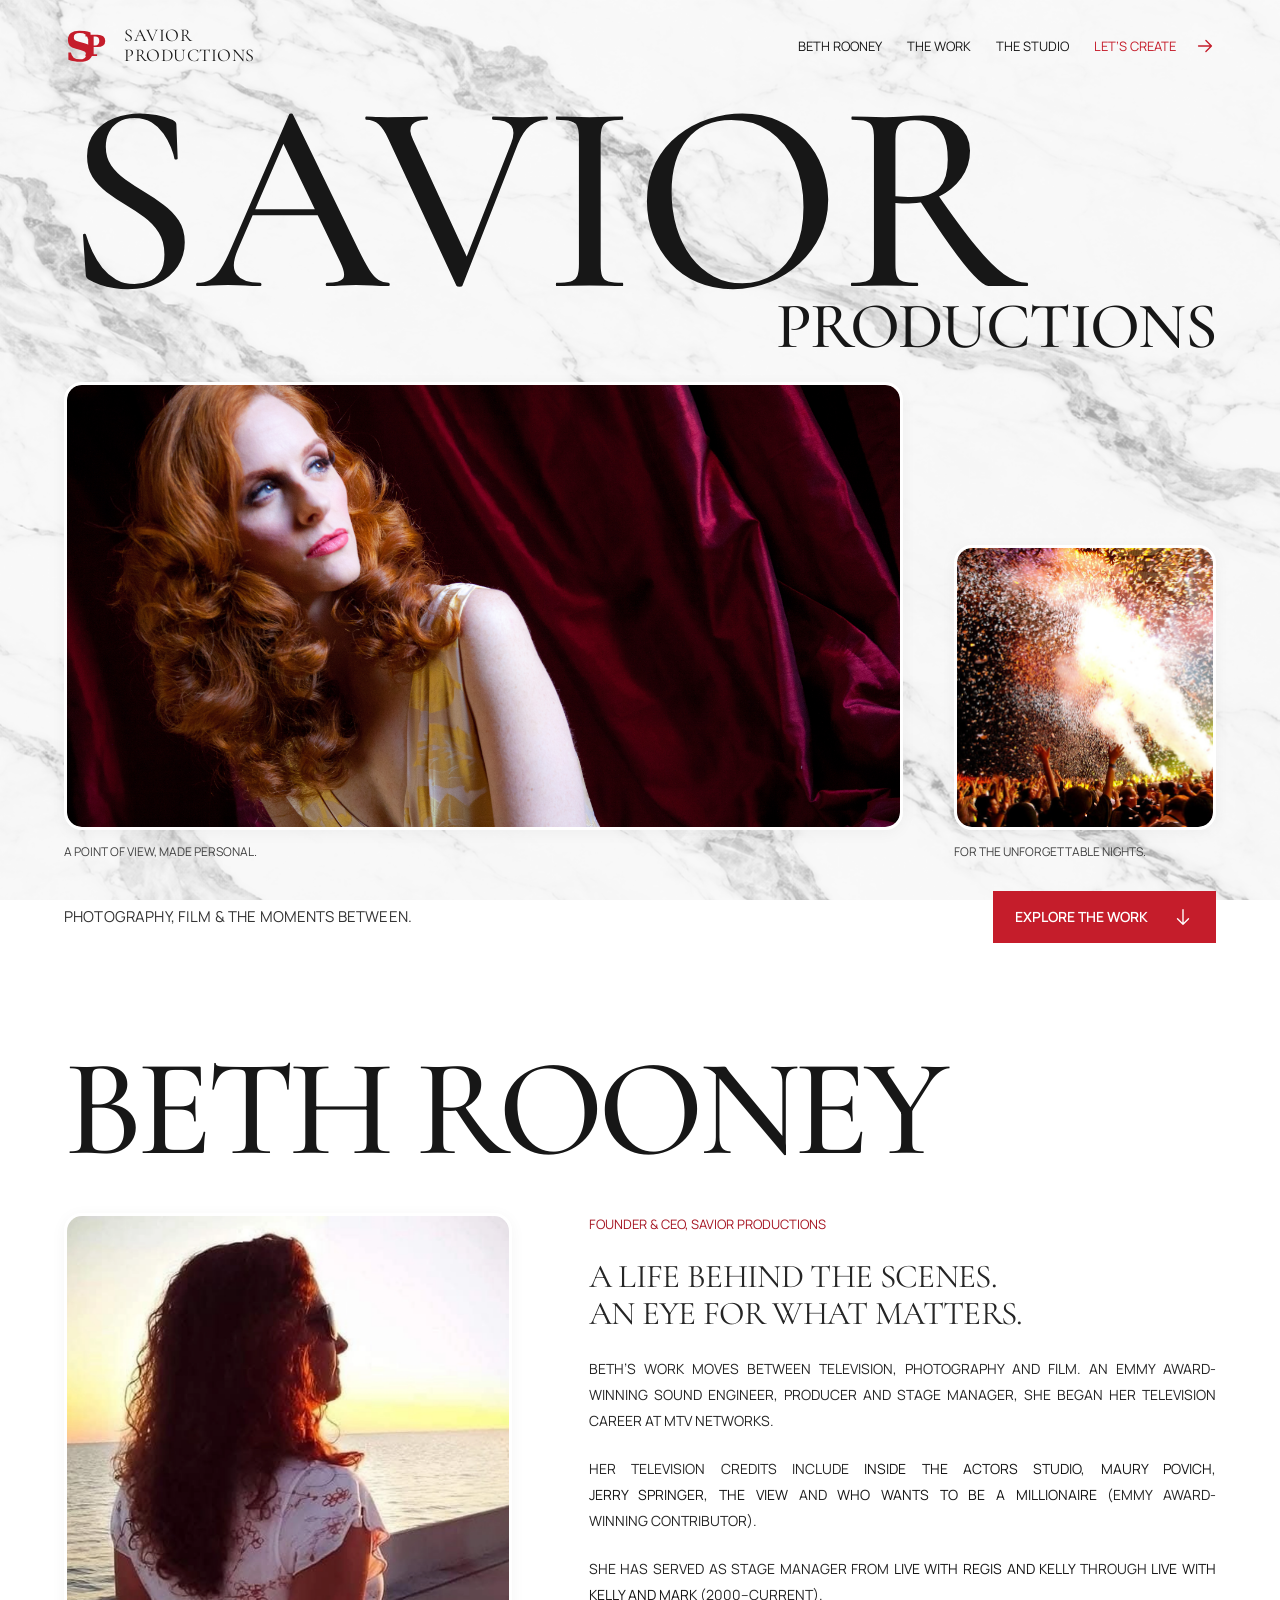
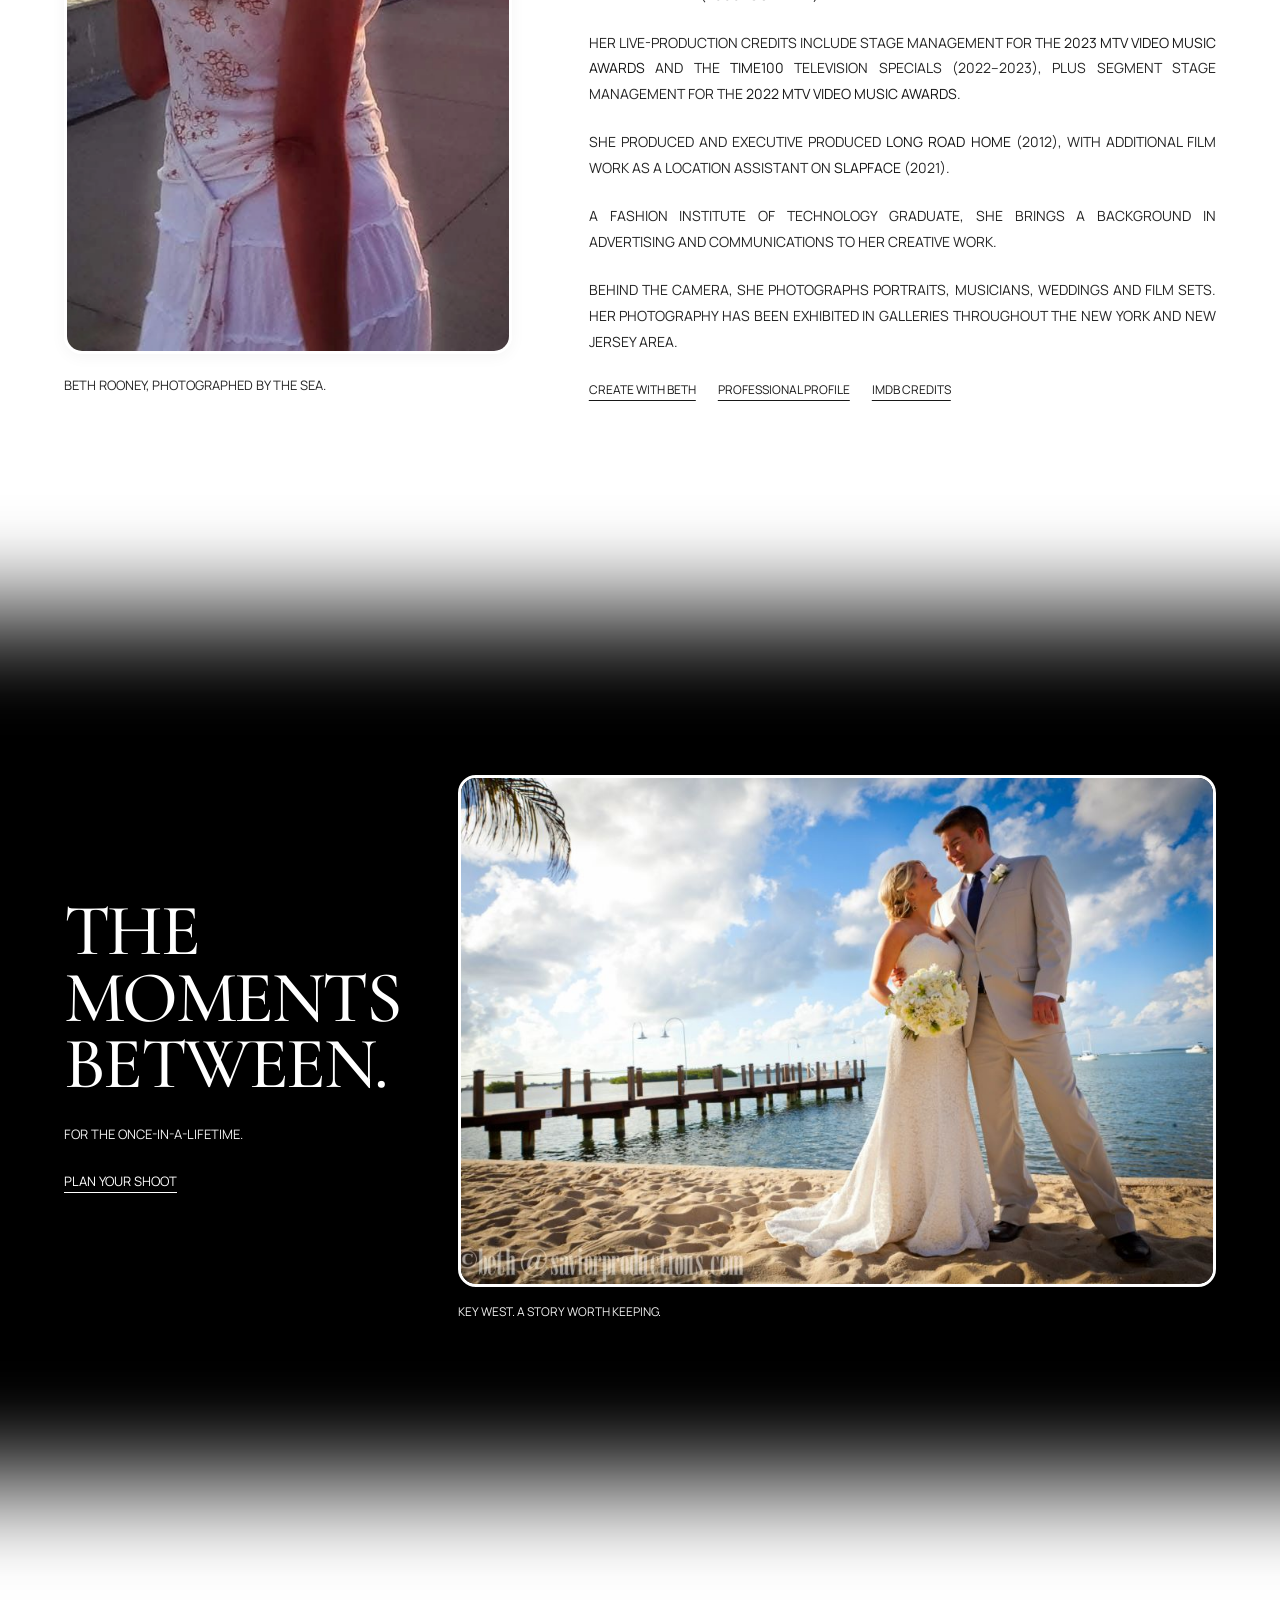
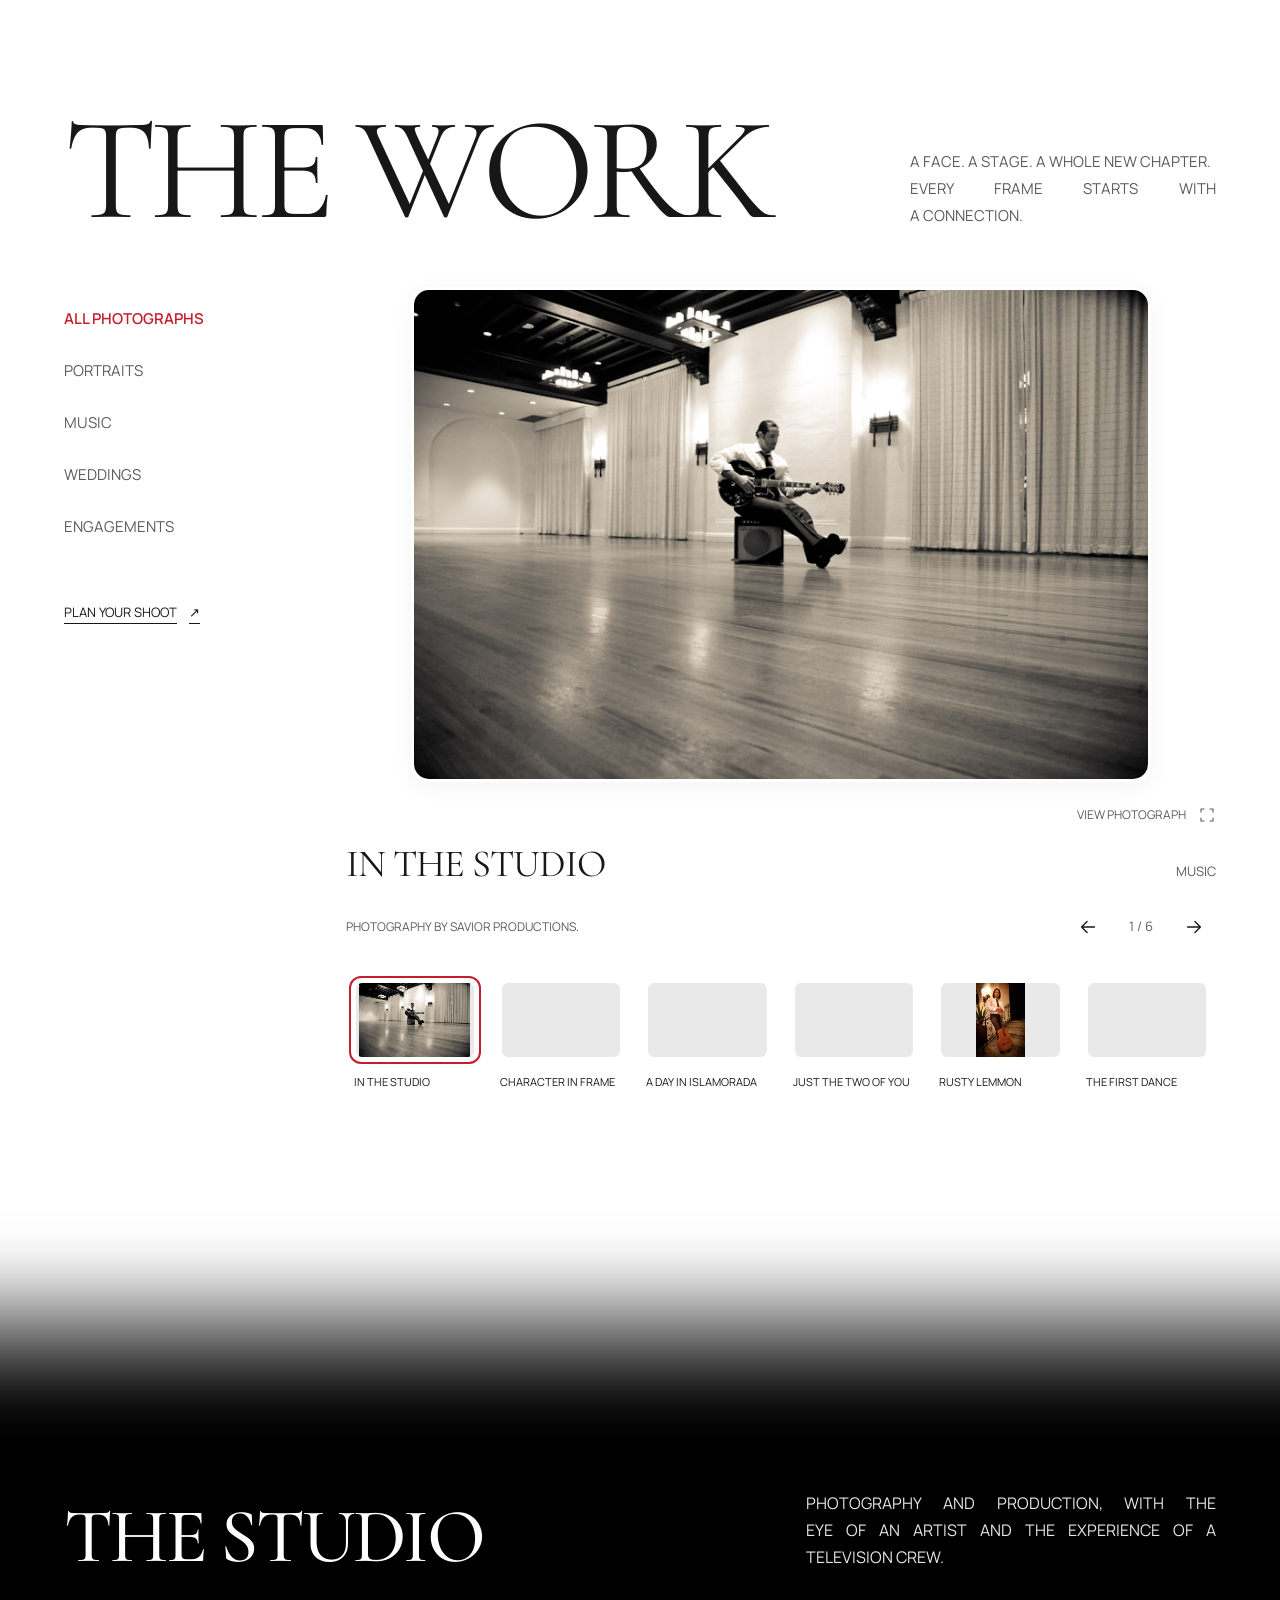
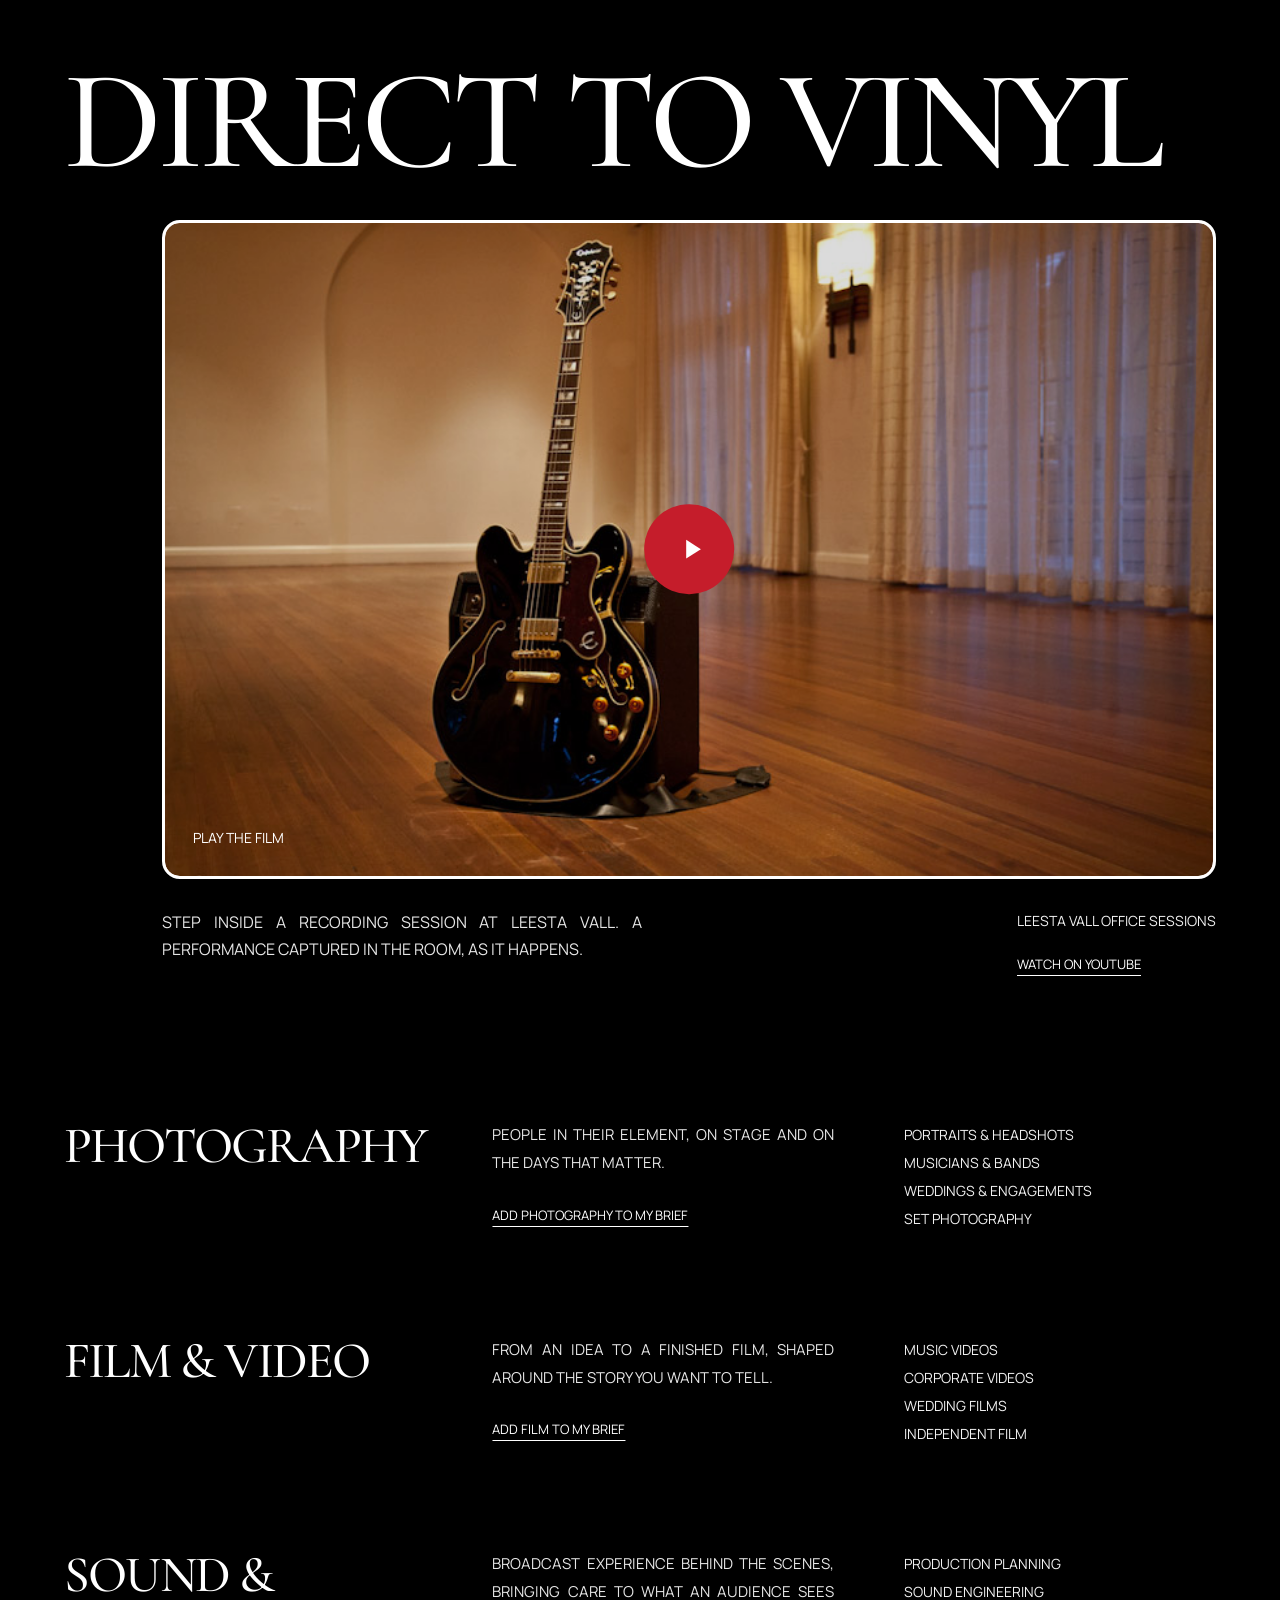
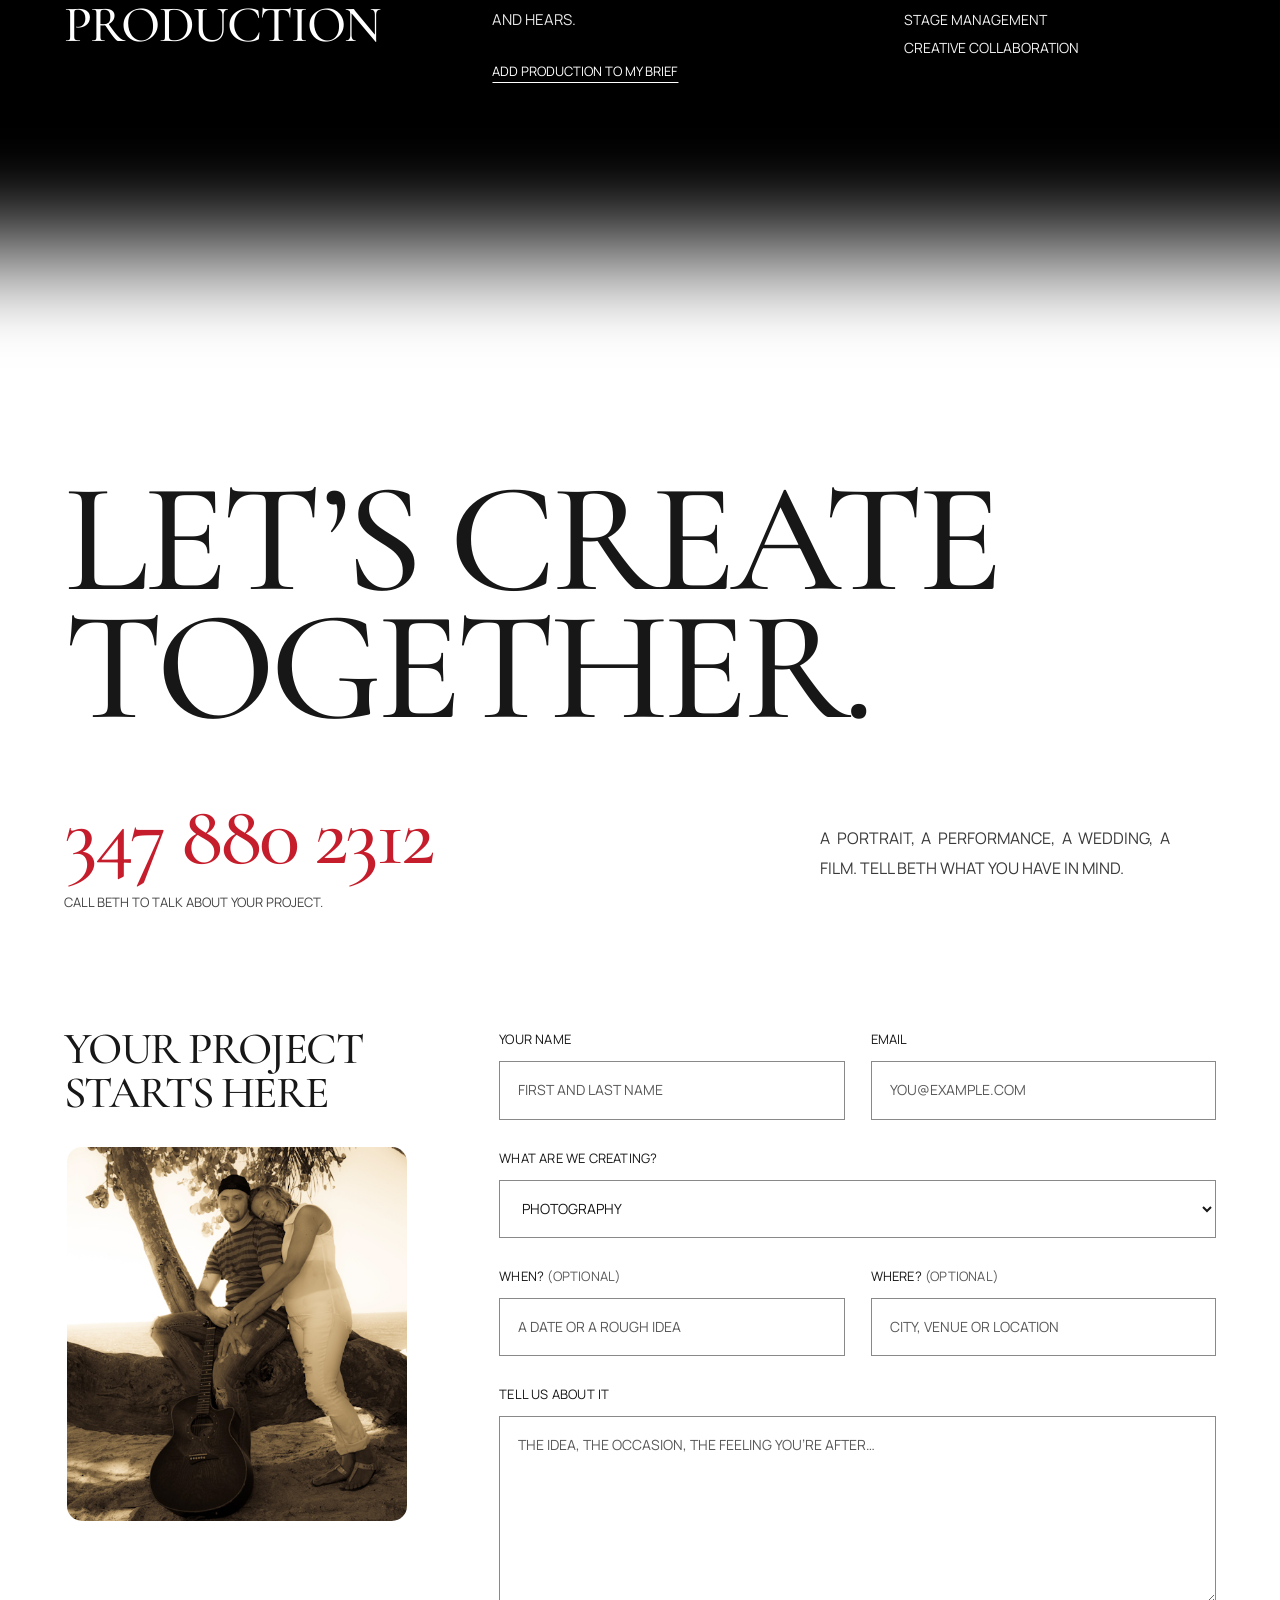
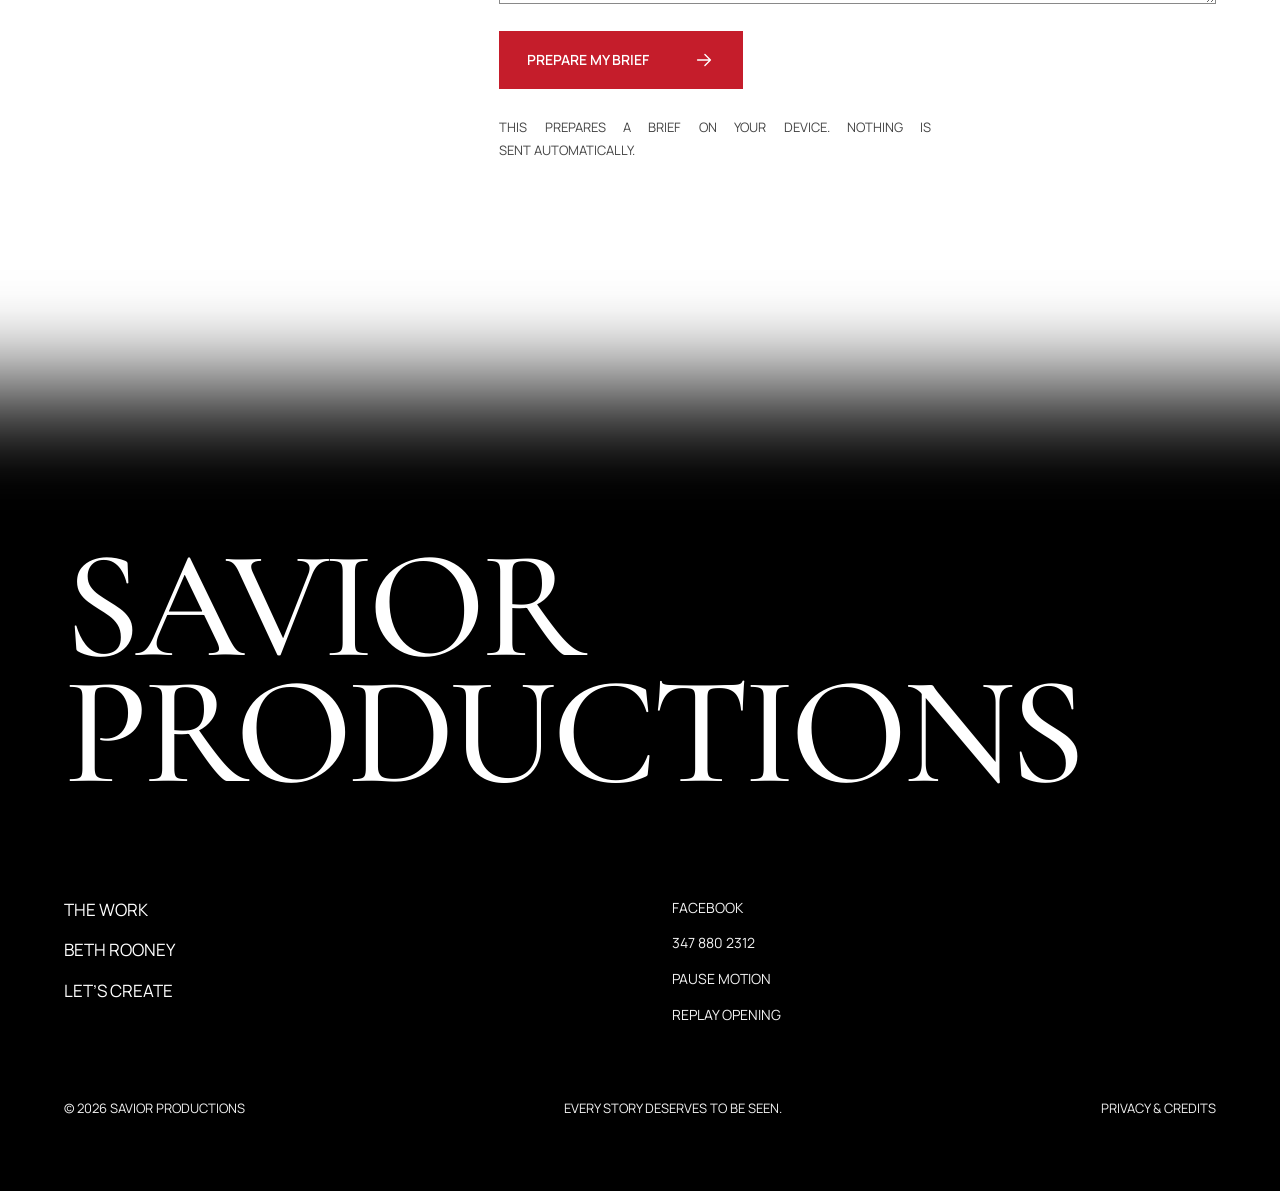
<file: index.html>
<!doctype html>
<html lang="en">
<head>
<meta charset="utf-8"><meta name="viewport" content="width=device-width, initial-scale=1">
<meta name="theme-color" content="#ffffff">
<title>SAVIOR PRODUCTIONS — PHOTOGRAPHY, FILM & VIDEO</title>
<meta name="description" content="Savior Productions. Photography, film and video led by Beth Rooney. Explore portraits, live music, weddings and film work.">
<meta property="og:title" content="SAVIOR PRODUCTIONS">
<meta property="og:description" content="PHOTOGRAPHY, FILM &amp; THE MOMENTS BETWEEN.">
<meta property="og:type" content="website">
<meta property="og:site_name" content="SAVIOR PRODUCTIONS">
<meta property="og:image" content="assets/share-loading-v9.png">
<meta property="og:image:type" content="image/png">
<meta property="og:image:width" content="1200">
<meta property="og:image:height" content="630">
<meta property="og:image:alt" content="SAVIOR PRODUCTIONS LOADING SCREEN WITH THE RED SP LOGO, A SLIM PROGRESS BAR AND PERCENTAGE.">
<meta name="twitter:card" content="summary_large_image">
<meta name="twitter:title" content="SAVIOR PRODUCTIONS">
<meta name="twitter:description" content="PHOTOGRAPHY, FILM &amp; THE MOMENTS BETWEEN.">
<meta name="twitter:image" content="assets/share-loading-v9.png">
<meta name="twitter:image:alt" content="SAVIOR PRODUCTIONS LOADING SCREEN WITH THE RED SP LOGO, A SLIM PROGRESS BAR AND PERCENTAGE.">
<link rel="icon" href="assets/sp-red.svg" type="image/svg+xml">
<link rel="preload" href="assets/fonts/cormorant-garamond-400.woff2" as="font" type="font/woff2" crossorigin>
<link rel="preload" href="assets/fonts/manrope-400.woff2" as="font" type="font/woff2" crossorigin>
<link rel="stylesheet" href="styles.css?v=9.12"><link rel="stylesheet" href="editorial.css?v=9.12"><link rel="stylesheet" href="editorial-scenes.css?v=9.12"><link rel="stylesheet" href="editorial-work.css?v=9.12"><link rel="stylesheet" href="materials.css?v=9.12"><script src="app.js?v=9.12" defer></script><script src="editorial-work.js?v=9.12" defer></script>
</head>
<body>
<a class="skip-link" href="#main">Skip to content</a>
<div class="intro" id="intro" hidden aria-label="Loading Savior Productions"><div id="intro-flash" aria-hidden="true"></div>
 <img src="assets/sp-red.svg" width="104" height="104" alt=""><p class="intro-name">Savior Productions</p><div class="intro-camera-stage"><iframe id="intro-camera" data-src="assets/eos/camera-preview.html?loading=1&amp;v=9.11" title="3D Canon EOS camera" aria-hidden="true" tabindex="-1"></iframe></div><p id="intro-status">Bringing the pictures into focus</p><div class="intro-meter"><div class="intro-progress" role="progressbar" aria-label="Loading" aria-valuemin="0" aria-valuemax="100" aria-valuenow="0"><span id="intro-bar"></span></div><output id="intro-percent" aria-label="Loading percentage">0%</output></div>
</div>
<header class="site-header">
 <a class="brand" href="#home" aria-label="Savior Productions home"><img src="assets/sp-red.svg" width="48" height="48" alt=""><span>Savior<br>Productions</span></a>
 <button class="menu-toggle" aria-controls="navigation" aria-expanded="false" type="button">Menu <svg viewBox="0 0 24 24" aria-hidden="true"><path d="M3 7h18M3 17h18"/></svg></button>
 <nav id="navigation" aria-label="Main navigation"><a href="#founder">Beth Rooney</a><a href="#work">The work</a><a href="#studio">The studio</a><a class="nav-contact" href="#contact">Let’s create <svg viewBox="0 0 24 24" aria-hidden="true"><path d="M5 12h14m-6-6 6 6-6 6"/></svg></a></nav>
</header>
<main id="main">
<section class="hero wrap editorial-hero" id="home" aria-labelledby="hero-title">
 <h1 id="hero-title"><span class="hero-name">Savior</span><span class="hero-discipline">Productions</span></h1>
 <div class="hero-cover">
  <figure class="cover-main" data-reveal><button class="image-link" type="button" data-gallery="editorial-portrait.jpg" aria-label="View editorial portrait"><img src="assets/photos/editorial-portrait.jpg" alt="A red-haired woman in a gold dress against deep red velvet" width="5616" height="3744" fetchpriority="high"></button><figcaption>A point of view, made personal.</figcaption></figure>
  <figure class="cover-detail" data-reveal><button class="image-link" type="button" data-gallery="live-music-confetti.jpg" aria-label="View live music photograph"><img src="assets/photos/live-music-confetti.jpg" alt="A concert filled with light and confetti" width="747" height="560"></button><figcaption>For the unforgettable nights.</figcaption></figure>
 </div>
 <div class="hero-intro"><p>Photography, film &amp; the moments between.</p><a class="button" href="#work">Explore the work <svg viewBox="0 0 24 24" aria-hidden="true"><path d="M12 4v16m-6-6 6 6 6-6"/></svg></a></div>
</section>
<section class="founder wrap section-space marble-light" id="founder" aria-labelledby="founder-title">
 <h2 id="founder-title" data-reveal>Beth Rooney</h2>
 <div class="founder-portrait" data-reveal><img src="assets/beth-rooney.webp" alt="Beth Rooney by the ocean at sunset" aria-describedby="founder-photo-caption" width="4062" height="4096" loading="lazy"></div>
 <div class="founder-copy"><p class="founder-role" data-reveal>Founder &amp; CEO, Savior Productions</p><p class="statement" data-reveal>A life behind the scenes.<br>An eye for what matters.</p><p data-reveal>Beth’s work moves between television, photography and film. An Emmy Award-winning sound engineer, producer and stage manager, she began her television career at MTV Networks.</p><p data-reveal>Her television credits include <cite>Inside the Actors Studio</cite>, <cite>Maury Povich</cite>, <cite>Jerry Springer</cite>, <cite>The View</cite> and <cite>Who Wants to Be a Millionaire</cite> (Emmy Award-winning contributor).</p><p data-reveal>She has served as stage manager from <cite>Live with Regis and Kelly</cite> through <cite>Live with Kelly and Mark</cite> (2000–current).</p><p data-reveal>Her live-production credits include stage management for the <cite>2023 MTV Video Music Awards</cite> and the <cite>TIME100</cite> television specials (2022–2023), plus segment stage management for the <cite>2022 MTV Video Music Awards</cite>.</p><p data-reveal>She produced and executive produced <cite>Long Road Home</cite> (2012), with additional film work as a location assistant on <cite>Slapface</cite> (2021).</p><p data-reveal>A Fashion Institute of Technology graduate, she brings a background in advertising and communications to her creative work.</p><p data-reveal>Behind the camera, she photographs portraits, musicians, weddings and film sets. Her photography has been exhibited in galleries throughout the New York and New Jersey area.</p></div>
 <p id="founder-photo-caption" class="founder-caption">Beth Rooney, photographed by the sea.</p>
 <div class="founder-links" data-reveal><a href="#contact" class="text-link">Create with Beth</a><a href="https://www.linkedin.com/in/bethelise67" target="_blank" rel="noopener noreferrer" class="text-link">Professional profile</a><a href="https://www.imdb.com/name/nm1575299/" target="_blank" rel="noopener noreferrer" class="text-link">IMDb credits</a></div>
</section>
<section class="hero-gallery wrap marble-dark editorial-showcase" aria-labelledby="moments-title">
 <div class="showcase-layout">
  <div class="showcase-copy"><h2 id="moments-title" data-reveal>The moments<br>between.</h2><p data-reveal>For the once-in-a-lifetime.</p><a href="#contact" class="text-link" data-reveal>Plan your shoot</a></div>
  <figure class="showcase-image" data-reveal><button class="image-link" type="button" data-gallery="key-west-wedding.jpg" aria-label="View the Key West wedding photograph"><img src="assets/photos/key-west-wedding.jpg" alt="A newly married couple together on a Key West beach" width="960" height="640" loading="lazy"></button><figcaption>Key West. A story worth keeping.</figcaption></figure>
 </div>
</section>
<section class="portfolio wrap section-space marble-light" id="work" aria-labelledby="work-title">
 <div class="work-heading"><h2 id="work-title">The work</h2><p>A face. A stage. A whole new chapter.<br>Every frame starts with a connection.</p></div>
 <div class="work-editor">
  <div class="work-rail">
   <div class="filters" role="group" aria-label="Filter photography">
    <button type="button" class="active" data-filter="all" aria-pressed="true">All photographs</button>
    <button type="button" data-filter="portraits" aria-pressed="false">Portraits</button>
    <button type="button" data-filter="music" aria-pressed="false">Music</button>
    <button type="button" data-filter="weddings" aria-pressed="false">Weddings</button>
    <button type="button" data-filter="engagements" aria-pressed="false">Engagements</button>
   </div>
   <a href="#contact" class="text-link work-enquire">Plan your shoot <span aria-hidden="true">↗</span></a>
  </div>
  <div class="work-viewer">
   <figure class="work-selected" id="work-selected">
    <button class="work-stage" id="work-stage" data-gallery="rusty-lemmon-studio.jpg" type="button" aria-label="View In the studio full screen">
     <img id="work-stage-photo" src="assets/photos/rusty-lemmon-studio.jpg" alt="Rusty Lemmon playing guitar in a recording studio" width="805" height="537" loading="lazy" decoding="async">
     <span class="work-stage-open">View photograph <svg viewBox="0 0 24 24" aria-hidden="true"><path d="M8 4H4v4m12-4h4v4M4 16v4h4m12-4v4h-4"/></svg></span>
    </button>
    <figcaption class="work-selected-caption"><span id="work-stage-caption">In the studio</span><span id="work-stage-category">Music</span></figcaption>
   </figure>
   <div class="work-browse"><p>Photography by Savior Productions.</p><div class="work-selection-controls" aria-label="Browse photographs"><button type="button" id="work-previous" aria-label="Select previous photograph"><svg viewBox="0 0 24 24" aria-hidden="true"><path d="M19 12H5m6-6-6 6 6 6"/></svg></button><output id="work-position" aria-label="Selected photograph position">1 / 6</output><button type="button" id="work-next" aria-label="Select next photograph"><svg viewBox="0 0 24 24" aria-hidden="true"><path d="M5 12h14m-6-6 6 6-6 6"/></svg></button></div></div>
   <div class="work-grid" aria-label="Choose a photograph">
    <figure class="work-item wide" data-category="music"><button class="work-thumb" data-work-select="rusty-lemmon-studio.jpg" type="button" aria-label="Select In the studio" aria-pressed="true" aria-controls="work-selected"><img src="assets/photos/rusty-lemmon-studio.jpg" alt="Rusty Lemmon playing guitar in a recording studio" width="805" height="537" loading="lazy" decoding="async"></button><figcaption><span>In the studio</span><span>Music</span></figcaption></figure>
    <figure class="work-item portrait" data-category="portraits"><button class="work-thumb" data-work-select="roller-derby-portrait.jpg" type="button" aria-label="Select Character in frame" aria-pressed="false" aria-controls="work-selected"><img src="assets/photos/roller-derby-portrait.jpg" alt="A roller derby athlete photographed in a studio" width="537" height="805" loading="lazy" decoding="async"></button><figcaption><span>Character in frame</span><span>Portraits</span></figcaption></figure>
    <figure class="work-item wedding" data-category="weddings"><button class="work-thumb" data-work-select="islamorada-wedding.jpg" type="button" aria-label="Select A day in Islamorada" aria-pressed="false" aria-controls="work-selected"><img src="assets/photos/islamorada-wedding.jpg" alt="A wedding celebration in Islamorada" width="805" height="537" loading="lazy" decoding="async"></button><figcaption><span>A day in Islamorada</span><span>Weddings</span></figcaption></figure>
    <figure class="work-item couple" data-category="engagements"><button class="work-thumb" data-work-select="engagement-shoreline.jpg" type="button" aria-label="Select Just the two of you" aria-pressed="false" aria-controls="work-selected"><img src="assets/photos/engagement-shoreline.jpg" alt="An engaged couple photographed beside the water" width="805" height="537" loading="lazy" decoding="async"></button><figcaption><span>Just the two of you</span><span>Engagements</span></figcaption></figure>
    <figure class="work-item closeup" data-category="music"><button class="work-thumb" data-work-select="rusty-lemmon-portrait.jpg" type="button" aria-label="Select Rusty Lemmon" aria-pressed="false" aria-controls="work-selected"><img src="assets/photos/rusty-lemmon-portrait.jpg" alt="A close portrait of musician Rusty Lemmon" width="373" height="560" loading="lazy" decoding="async"></button><figcaption><span>Rusty Lemmon</span><span>Music</span></figcaption></figure>
    <figure class="work-item dance" data-category="weddings"><button class="work-thumb" data-work-select="wedding-first-dance.jpg" type="button" aria-label="Select The first dance" aria-pressed="false" aria-controls="work-selected"><img src="assets/photos/wedding-first-dance.jpg" alt="A newly married couple sharing their first dance" width="805" height="537" loading="lazy" decoding="async"></button><figcaption><span>The first dance</span><span>Weddings</span></figcaption></figure>
   </div>
  </div>
 </div>
 <p class="sr-only" id="filter-status" aria-live="polite"></p><p class="sr-only" id="work-selection-status" aria-live="polite" aria-atomic="true"></p>
</section>
<section class="studio section-space marble-dark editorial-studio" id="studio" aria-labelledby="studio-title">
  <div class="wrap">
    <div class="section-heading studio-opening">
      <h2 id="studio-title" data-reveal>The studio</h2>
      <p data-reveal>Photography and production, with the eye of an artist and the experience of a television crew.</p>
    </div>
    <div class="film-feature" data-reveal>
      <h3 class="film-title">Direct to vinyl</h3>
      <div class="film-player" id="film-player">
        <button id="play-film" class="film-poster" type="button" aria-label="Play Leesta Vall Direct to Vinyl film">
          <img src="assets/photos/guitar-session.jpg" width="805" height="537" loading="lazy" alt="A guitar in a recording room">
          <span class="play-icon"><svg viewBox="0 0 24 24" aria-hidden="true"><path d="m9 5 11 7-11 7Z"/></svg></span>
          <span class="play-label">Play the film</span>
        </button>
      </div>
      <div class="film-copy">
        <p>Step inside a recording session at Leesta Vall. A performance captured in the room, as it happens.</p>
        <div class="film-credit"><p class="small">Leesta Vall Office Sessions</p><a class="text-link" href="https://www.youtube.com/watch?v=G4DrXlprwEs" target="_blank" rel="noopener noreferrer">Watch on YouTube</a></div>
      </div>
    </div>
    <div class="capabilities">
      <div class="capability-row" data-reveal>
        <h3>Photography</h3>
        <div class="capability-description"><p>People in their element, on stage and on the days that matter.</p><button type="button" class="text-link add-service" data-service="Photography">Add photography to my brief</button></div>
        <ul><li>Portraits &amp; headshots</li><li>Musicians &amp; bands</li><li>Weddings &amp; engagements</li><li>Set photography</li></ul>
      </div>
      <div class="capability-row" data-reveal>
        <h3>Film &amp; video</h3>
        <div class="capability-description"><p>From an idea to a finished film, shaped around the story you want to tell.</p><button type="button" class="text-link add-service" data-service="Film &amp; video">Add film to my brief</button></div>
        <ul><li>Music videos</li><li>Corporate videos</li><li>Wedding films</li><li>Independent film</li></ul>
      </div>
      <div class="capability-row sound-column" data-reveal>
        <h3>Sound &amp;<br>production</h3>
        <div class="capability-description"><p>Broadcast experience behind the scenes, bringing care to what an audience sees and hears.</p><button type="button" class="text-link add-service" data-service="Sound &amp; production">Add production to my brief</button></div>
        <ul><li>Production planning</li><li>Sound engineering</li><li>Stage management</li><li>Creative collaboration</li></ul>
      </div>
    </div>
  </div>
</section>


<section class="contact wrap section-space marble-light editorial-contact" id="contact" aria-labelledby="contact-title">
  <div class="contact-copy">
    <h2 id="contact-title" data-reveal>Let’s create<br>together.</h2>
    <div class="contact-introduction" data-reveal><p>A portrait, a performance, a wedding, a film. Tell Beth what you have in mind.</p></div>
    <a href="tel:+13478802312" class="phone-link" data-reveal>347 880 2312</a>
    <p class="small contact-call-note" data-reveal>Call Beth to talk about your project.</p>
  </div>
  <div class="brief-panel" data-reveal>
    <h3>Your project<br>starts here</h3>
    <div class="brief-photograph"><img src="assets/photos/engagement-guitar.jpg" width="805" height="537" alt="A couple sharing a musical moment together" loading="lazy"></div>
    <form id="brief-form">
      <div class="form-row">
        <label>Your name<input name="name" autocomplete="name" required placeholder="First and last name" maxlength="120"></label>
        <label>Email<input type="email" name="email" autocomplete="email" required placeholder="you@example.com" maxlength="160"></label>
      </div>
      <label>What are we creating?<select name="service" id="service"><option value="Photography">PHOTOGRAPHY</option><option value="Film &amp; video">FILM &AMP; VIDEO</option><option value="Sound &amp; production">SOUND &AMP; PRODUCTION</option><option value="A little of everything">A LITTLE OF EVERYTHING</option></select></label>
      <div class="form-row">
        <label>When? <span>(optional)</span><input type="text" name="date" placeholder="A date or a rough idea" maxlength="120"></label>
        <label>Where? <span>(optional)</span><input name="location" placeholder="City, venue or location" maxlength="160"></label>
      </div>
      <label>Tell us about it<textarea name="message" rows="4" required placeholder="The idea, the occasion, the feeling you’re after…" maxlength="4000"></textarea></label>
      <button class="button" type="submit">Prepare my brief <svg viewBox="0 0 24 24" aria-hidden="true"><path d="M5 12h14m-6-6 6 6-6 6"/></svg></button>
      <p class="form-note">This prepares a brief on your device. Nothing is sent automatically.</p>
    </form>
    <div id="brief-result" hidden>
      <h4>Your brief is ready</h4>
      <p>Copy or save it, then contact Beth to discuss your project.</p>
      <pre id="brief-text"></pre>
      <div class="brief-actions"><button class="button" type="button" id="copy-brief">Copy brief</button><button type="button" class="text-link" id="download-brief">Save as text</button><a href="tel:+13478802312" class="text-link">Call Beth</a></div>
      <p id="brief-feedback" role="status"></p>
    </div>
  </div>
</section>
</main>
<footer class="site-footer marble-dark"><div class="wrap footer-content"><a href="#home" class="footer-brand">Savior<br>Productions</a><div class="footer-menu"><a href="#work">The work</a><a href="#founder">Beth Rooney</a><a href="#contact">Let’s create</a></div><div class="footer-detail"><a href="https://www.facebook.com/Bethatsaviorproductions/" target="_blank" rel="noopener noreferrer">Facebook</a><a href="tel:+13478802312">347 880 2312</a><button id="motion-toggle" type="button" aria-pressed="false">Pause motion</button><button id="replay-intro" type="button">Replay opening</button></div></div><div class="wrap footer-bottom"><p>© <span id="year">2026</span> Savior Productions</p><p>Every story deserves to be seen.</p><a href="privacy.html">Privacy &amp; credits</a></div></footer>
<dialog class="lightbox" id="lightbox" aria-labelledby="lightbox-caption"><div class="lightbox-top"><p>Savior Productions</p><button type="button" id="close-lightbox" aria-label="Close photograph"><svg viewBox="0 0 24 24" aria-hidden="true"><path d="m6 6 12 12M6 18 18 6"/></svg></button></div><div class="lightbox-image"><img id="lightbox-photo" src="assets/photos/editorial-portrait.jpg" alt=""></div><div class="lightbox-bottom"><button type="button" id="previous-photo" aria-label="Previous photograph"><svg viewBox="0 0 24 24" aria-hidden="true"><path d="M19 12H5m6-6-6 6 6 6"/></svg></button><p id="lightbox-caption"></p><button type="button" id="next-photo" aria-label="Next photograph"><svg viewBox="0 0 24 24" aria-hidden="true"><path d="M5 12h14m-6-6 6 6-6 6"/></svg></button></div></dialog>
<div class="toast" id="toast" role="status"></div>
</body></html>
</file>
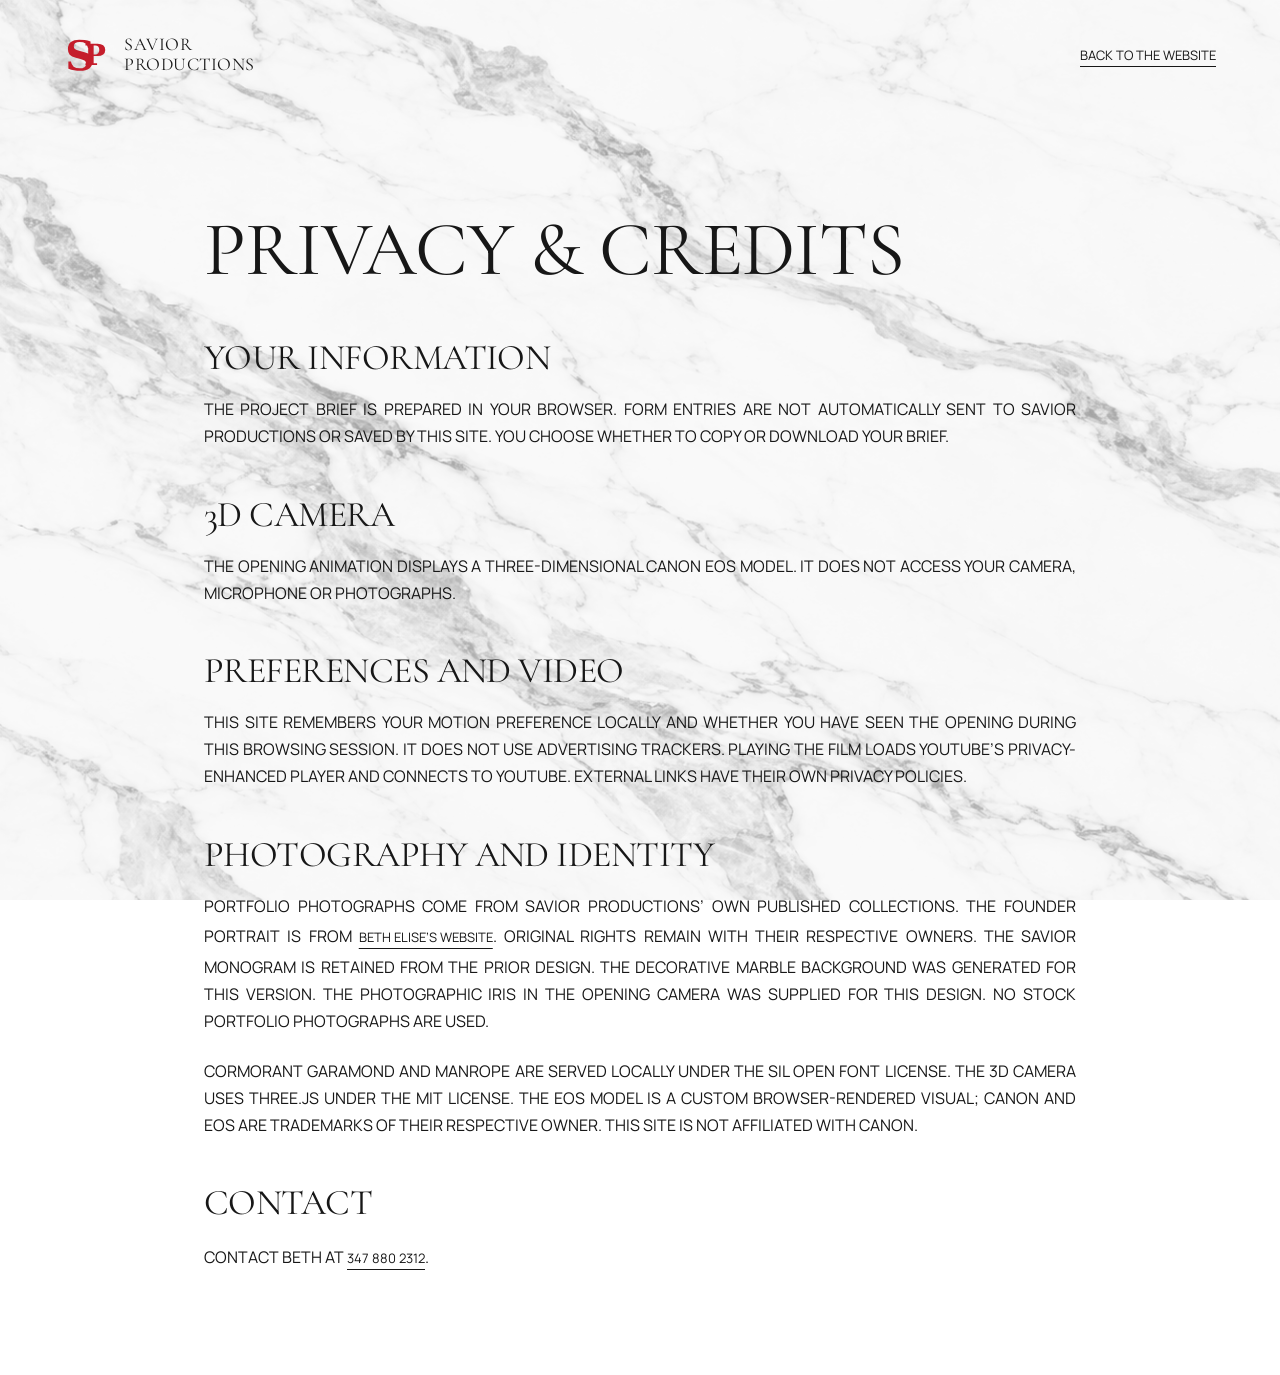
<file: privacy.html>
<!doctype html><html lang="en"><head><meta charset="utf-8"><meta name="viewport" content="width=device-width,initial-scale=1"><meta name="theme-color" content="#ffffff"><title>PRIVACY & CREDITS — SAVIOR PRODUCTIONS</title><link rel="icon" href="assets/sp-red.svg" type="image/svg+xml"><link rel="stylesheet" href="styles.css?v=9.12"><link rel="stylesheet" href="materials.css?v=9.12"></head><body><header class="site-header"><a class="brand" href="index.html"><img src="assets/sp-red.svg" width="48" height="48" alt=""><span>Savior<br>Productions</span></a><a class="text-link" href="index.html">Back to the website</a></header><main class="wrap section-space" style="max-width:1000px"><h1 style="font-family:var(--display);font-size:clamp(48px,6vw,80px)">Privacy &amp; credits</h1><article style="margin-top:50px"><h2 style="font-size:36px">Your information</h2><p style="margin-top:20px">The project brief is prepared in your browser. Form entries are not automatically sent to Savior Productions or saved by this site. You choose whether to copy or download your brief.</p><h2 style="font-size:36px;margin-top:45px">3D camera</h2><p style="margin-top:20px">The opening animation displays a three-dimensional Canon EOS model. It does not access your camera, microphone or photographs.</p><h2 style="font-size:36px;margin-top:45px">Preferences and video</h2><p style="margin-top:20px">This site remembers your motion preference locally and whether you have seen the opening during this browsing session. It does not use advertising trackers. Playing the film loads YouTube’s privacy-enhanced player and connects to YouTube. External links have their own privacy policies.</p><h2 style="font-size:36px;margin-top:45px">Photography and identity</h2><p style="margin-top:20px">Portfolio photographs come from Savior Productions’ own published collections. The founder portrait is from <a class="text-link" href="https://jotsmedia.github.io/beth-elise-site-v9/" target="_blank" rel="noopener noreferrer">Beth Elise’s website</a>. Original rights remain with their respective owners. The Savior monogram is retained from the prior design. The decorative marble background was generated for this version. The photographic iris in the opening camera was supplied for this design. No stock portfolio photographs are used.</p><p>Cormorant Garamond and Manrope are served locally under the SIL Open Font License. The 3D camera uses Three.js under the MIT License. The EOS model is a custom browser-rendered visual; Canon and EOS are trademarks of their respective owner. This site is not affiliated with Canon.</p><h2 style="font-size:36px;margin-top:45px">Contact</h2><p style="margin-top:20px">Contact Beth at <a class="text-link" href="tel:+13478802312">347 880 2312</a>.</p></article></main></body></html>
</file>
<file: styles.css>
@font-face{font-family:Cormorant;src:url('assets/fonts/cormorant-garamond-400.woff2') format('woff2');font-weight:400;font-display:swap}@font-face{font-family:Cormorant;src:url('assets/fonts/cormorant-garamond-500.woff2') format('woff2');font-weight:500;font-display:swap}@font-face{font-family:Manrope;src:url('assets/fonts/manrope-400.woff2') format('woff2');font-weight:400;font-display:swap}@font-face{font-family:Manrope;src:url('assets/fonts/manrope-500.woff2') format('woff2');font-weight:500;font-display:swap}@font-face{font-family:Manrope;src:url('assets/fonts/manrope-600.woff2') format('woff2');font-weight:600;font-display:swap}
:root{--bg:#101d30;--surface:#14253b;--ink:#f6f0e5;--muted:#bdc5ce;--accent:#ddbd86;--paper:#eee8dc;--paper-ink:#18273b;--display:Cormorant,Georgia,serif;--body:Manrope,Arial,sans-serif;--gutter:clamp(22px,5vw,96px);--ease:cubic-bezier(.16,1,.3,1);color-scheme:dark;scroll-behavior:smooth;scroll-padding-top:110px}
*{box-sizing:border-box}body{margin:0;background:var(--bg);color:var(--ink);font:400 16px/1.7 var(--body);overflow-x:clip}button,input,textarea,select{font:inherit}button,a,input,select,textarea{-webkit-tap-highlight-color:transparent}button,a{touch-action:manipulation}button{color:inherit;cursor:pointer}a{color:inherit;text-decoration:none}button{border:0}button,figure,p,h1,h2,h3,h4,ul{margin:0}img{display:block;max-width:100%;height:auto}button{background:none}svg{width:22px;height:22px;fill:none;stroke:currentColor;stroke-width:1.5;stroke-linecap:round;stroke-linejoin:round;flex-shrink:0}p{text-wrap:pretty}h1,h2,h3,h4{font-weight:400;text-wrap:balance;line-height:1.03}h1,h2,h3{font-family:var(--display)}h2{font-size:clamp(48px,5.2vw,80px);letter-spacing:-.025em}h3{font-size:36px;letter-spacing:-.02em}p+ p{margin-top:22px}::selection{background:var(--accent);color:var(--bg)}:focus-visible{outline:3px solid var(--accent);outline-offset:6px}::-webkit-scrollbar{width:10px}::-webkit-scrollbar-track{background:var(--bg)}::-webkit-scrollbar-thumb{background:#6b7685;border:3px solid var(--bg)}[hidden]{display:none!important}.wrap{max-width:1920px;margin-inline:auto;padding-inline:var(--gutter)}.section-space{padding-block:100px}.small{font-size:14px;color:var(--muted);line-height:1.7}.sr-only{position:absolute;width:1px;height:1px;padding:0;overflow:hidden;clip:rect(0,0,0,0);white-space:nowrap;border:0}.skip-link{position:fixed;top:-100px;left:20px;background:var(--accent);color:var(--bg);padding:15px;z-index:100}.skip-link:focus{top:20px}
.site-header{height:110px;padding:20px var(--gutter);display:flex;align-items:center;justify-content:space-between;gap:30px;background:var(--bg);position:relative;z-index:10}.brand{display:flex;align-items:center;gap:14px}.brand span{font:400 21px/.95 var(--display)}.brand img{height:46px;width:46px}.site-header nav{display:flex;gap:36px;align-items:center;font-size:14px}.site-header nav a{padding:12px 0;transition:color .25s}.site-header nav a:hover{color:var(--accent)}.nav-contact{display:flex;align-items:center;gap:18px;color:var(--accent)}.menu-toggle{display:none}.hero{padding-top:34px}.hero h1{font-size:clamp(66px,9.4vw,174px);letter-spacing:-.035em;line-height:.95;white-space:nowrap;text-align:center}.hero-intro{display:flex;justify-content:center;align-items:center;gap:45px;margin-top:30px;margin-bottom:52px}.hero-intro p{font-size:18px}.button{display:inline-flex;align-items:center;justify-content:center;gap:24px;min-height:52px;padding:14px 22px;background:var(--accent);color:var(--bg);font-size:14px;font-weight:600;transition:transform .3s var(--ease),background .3s;cursor:pointer;text-align:center}.button:hover{background:var(--ink);transform:translateY(-3px)}.button:active{transform:translateY(1px)}.hero-prints{display:grid;grid-template-columns:1fr 1.75fr 1.08fr;gap:40px;align-items:start}.hero-print .image-link{display:block;width:100%}.image-link{padding:0;position:relative;overflow:hidden;text-align:inherit}.image-link img{width:100%;height:100%;object-fit:cover;transition:transform .9s var(--ease)}.image-link:hover img{transform:scale(1.04)}.image-link:focus-visible{outline-offset:7px}.hero-print figcaption{font-size:13px;color:var(--muted);margin-top:15px}.print-left{padding-top:55px}.print-left .image-link{aspect-ratio:1.25}.print-center .image-link{aspect-ratio:.94}.print-center img{object-position:24% center}.print-right{padding-top:105px}.print-right .image-link{aspect-ratio:1.1}.hero-note{font:400 clamp(24px,2.3vw,36px)/1.15 var(--display);margin-top:45px!important;max-width:240px}.text-link{font-size:14px;text-decoration:underline;text-underline-offset:6px;text-decoration-thickness:1px;padding:6px 0;display:inline-block;transition:color .25s,transform .25s}.text-link:hover{color:var(--accent);transform:translateX(3px)}.print-right .text-link{margin-top:32px}.section-heading{display:flex;justify-content:space-between;gap:45px;align-items:end;margin-bottom:42px}.section-heading p{max-width:400px;color:var(--muted);font-size:17px}.filters{display:flex;gap:8px;flex-wrap:wrap;margin-bottom:42px}.filters button{font-size:14px;padding:12px 19px;min-height:46px;color:var(--muted);transition:color .2s,background .2s}.filters button.active{color:var(--bg);background:var(--accent)}.filters button:hover{color:var(--ink);background:var(--surface)}.filters button.active:hover{color:var(--bg);background:var(--accent)}.work-grid{display:grid;grid-template-columns:repeat(12,minmax(0,1fr));gap:65px 32px;align-items:start}.work-item.wide{grid-column:1/8}.work-item.portrait{grid-column:9/13;margin-top:90px}.work-item.wedding{grid-column:2/7;margin-top:-25px}.work-item.couple{grid-column:8/13;margin-top:75px}.work-item.closeup{grid-column:1/5;margin-top:0}.work-item.dance{grid-column:6/13;margin-top:80px}.work-item .image-link{display:block;width:100%;aspect-ratio:1.5}.work-item.portrait .image-link{aspect-ratio:.8}.work-item.closeup .image-link{aspect-ratio:.88}.work-item figcaption{display:flex;justify-content:space-between;gap:10px;font-size:14px;margin-top:14px}.work-item figcaption span+span{color:var(--muted);font-size:13px}.work-grid.filtered{grid-template-columns:repeat(2,minmax(0,1fr));gap:45px}.work-grid.filtered .work-item{grid-column:auto;margin:0}.work-grid.filtered .work-item .image-link{aspect-ratio:1.25}.image-action{position:absolute;bottom:18px;left:18px;display:block;background:var(--bg);padding:8px 14px;font-size:13px;opacity:0;transform:translateY(8px);transition:opacity .3s,transform .3s}.image-link:hover .image-action,.image-link:focus-visible .image-action{opacity:1;transform:none}.portfolio-tail{display:flex;justify-content:space-between;align-items:center;margin-top:45px;color:var(--muted);font-size:14px}.studio{background:var(--paper);color:var(--paper-ink)}.studio .section-heading p{color:#465260}.capabilities{display:grid;grid-template-columns:repeat(3,minmax(0,1fr));gap:7vw;margin-top:62px}.capabilities p{margin-top:22px;font-size:16px;line-height:1.7;max-width:33ch}.capabilities ul{list-style:none;padding:0;margin:24px 0 16px;color:#465260;line-height:2}.studio .text-link:hover{color:#725324}.film-feature{margin-top:95px;display:grid;grid-template-columns:1.5fr 1fr;gap:7vw;align-items:center}.film-player{aspect-ratio:16/10;background:var(--bg)}.film-poster{width:100%;height:100%;padding:0;position:relative;display:block;overflow:hidden;color:var(--ink)}.film-poster img{height:100%;width:100%;object-fit:cover;filter:brightness(.7);transition:transform .8s var(--ease)}.film-poster:hover img{transform:scale(1.045)}.play-icon{position:absolute;left:50%;top:50%;transform:translate(-50%,-50%);display:grid;place-items:center;background:var(--accent);color:var(--bg);width:76px;height:76px;border-radius:50%}.play-icon svg{width:30px;height:30px;fill:currentColor;stroke:none;margin-left:3px}.play-label{position:absolute;bottom:24px;left:24px}.film-player iframe{width:100%;height:100%;border:0}.film-copy h3{font-size:clamp(40px,4vw,64px)}.film-copy p{margin-top:24px;max-width:35ch}.film-copy .small{color:#465260}.film-copy .text-link{margin-top:15px}.founder{display:grid;grid-template-columns:1fr 1fr;gap:8vw;align-items:start}.founder-portrait img{width:100%;aspect-ratio:.83;object-fit:cover;object-position:52% center}.founder-portrait p{font-size:13px;margin-top:15px;color:var(--muted)}.founder-copy{padding-top:28px}.founder-role{font-size:14px;color:var(--accent);margin-top:20px}.statement{font-family:var(--display);font-size:34px;line-height:1.13;letter-spacing:-.02em}.founder-copy .statement{margin:38px 0 28px}.founder-copy>p:not(.statement):not(.founder-role){font-size:16px;color:var(--muted);max-width:52ch}.founder-copy cite{font-style:normal;color:var(--ink)}.founder-links{display:flex;flex-wrap:wrap;gap:28px;margin-top:30px}.foto-section{background:var(--surface);padding-block:70px}.foto-layout{display:grid;grid-template-columns:1fr 1.25fr;align-items:center;gap:6vw}.foto-copy h2{font-size:clamp(56px,5.8vw,88px)}.foto-copy .statement{margin-top:27px}.foto-copy>p:not(.statement){max-width:40ch;color:var(--muted);margin-top:25px}.foto-copy .button{margin-top:28px}.camera-stage{min-width:0;height:500px}.camera-stage iframe{width:100%;height:100%;border:0;background:var(--surface)}.contact{display:grid;grid-template-columns:1fr 1.15fr;gap:9vw;align-items:start}.contact h2{font-size:clamp(48px,4.8vw,74px)}.contact-copy>p{margin-top:24px;max-width:34ch;color:var(--muted)}.phone-link{font:400 39px/1.2 var(--display);color:var(--accent);display:inline-block;margin-top:32px}.contact-copy .small{margin-top:7px}.contact-copy img{width:72%;margin-top:40px;aspect-ratio:1.5;object-fit:cover}.brief-panel{padding-top:8px}.brief-panel h3{font-size:33px;margin-bottom:28px}form{display:grid;gap:20px}.form-row{display:grid;grid-template-columns:1fr 1fr;gap:18px}label{font-size:14px;display:flex;flex-direction:column;gap:8px;color:var(--ink)}label span{display:contents;color:var(--muted)}input,select,textarea{width:100%;min-width:0;background:var(--surface);border:1px solid #506076;border-radius:0;color:var(--ink);padding:13px 14px;font-size:15px;outline-offset:3px;caret-color:var(--accent)}input::placeholder,textarea::placeholder{color:#a9b5c4}textarea{resize:vertical;min-height:120px}form .button{justify-self:start}form .form-note{font-size:13px;color:var(--muted);margin:0;max-width:45ch}#brief-result{background:var(--surface);padding:26px;margin-top:28px}#brief-result h4{font-size:22px}#brief-result p{font-size:14px;margin-top:14px;color:var(--muted)}#brief-text{font:400 14px/1.7 var(--body);white-space:pre-wrap;overflow-wrap:anywhere;color:var(--ink);margin:24px 0}.brief-actions{display:flex;align-items:center;gap:20px;flex-wrap:wrap}.site-footer{background:#0b1626;padding:60px 0 26px}.footer-content{display:grid;grid-template-columns:1.6fr 1fr 1fr;gap:5vw}.footer-brand{font:400 clamp(44px,5vw,76px)/.88 var(--display);letter-spacing:-.03em}.footer-menu,.footer-detail{display:flex;flex-direction:column;align-items:start;gap:12px}.footer-menu{font-size:20px}.footer-detail{font-size:14px;color:var(--muted)}.footer-detail button{padding:0;text-align:left}.footer-content a:hover,.footer-content button:hover{color:var(--accent)}.footer-bottom{display:flex;justify-content:space-between;gap:30px;margin-top:70px;font-size:13px;color:var(--muted)}.footer-bottom p+p{margin:0}.intro{position:fixed;inset:0;background:var(--bg);z-index:100;display:flex;flex-direction:column;align-items:center;justify-content:center;text-align:center;transition:opacity .6s var(--ease),visibility .6s}.intro.leaving{opacity:0;visibility:hidden;pointer-events:none}.intro .intro-name{font:400 48px/1 var(--display);margin-top:25px}.intro p:not(.intro-name){font-size:14px;color:var(--muted);margin-top:20px}.intro>button{padding:16px;margin-top:25px;text-decoration:underline;text-underline-offset:5px;font-size:14px}.intro-progress{width:180px;height:2px;background:var(--surface);margin-top:25px;overflow:hidden}.intro-progress span{display:block;height:100%;background:var(--accent);transform-origin:left;animation:progress 1.5s var(--ease) forwards}.lightbox{position:fixed;inset:0;width:100%;height:100dvh;max-width:none;max-height:none;border:0;padding:24px var(--gutter);background:#07101c;color:var(--ink);overflow:hidden}.lightbox[open]{display:grid;grid-template-rows:auto minmax(0,1fr) auto;gap:20px}.lightbox::backdrop{background:#07101c}.lightbox-top,.lightbox-bottom{display:flex;justify-content:space-between;align-items:center;gap:20px}.lightbox-top p{font:400 26px/1 var(--display)}.lightbox button{width:48px;height:48px;display:grid;place-items:center}.lightbox button:hover{color:var(--accent)}.lightbox-image{height:100%;display:flex;align-items:center;justify-content:center;min-height:0}.lightbox-image img{width:100%;height:100%;object-fit:contain}.lightbox-bottom p{font-size:14px;text-align:center}.toast{position:fixed;bottom:25px;left:50%;transform:translate(-50%,20px);background:var(--accent);color:var(--bg);padding:14px 22px;z-index:80;opacity:0;pointer-events:none;transition:.3s;max-width:calc(100% - 40px);font-size:14px}.toast.visible{opacity:1;transform:translate(-50%,0)}[data-reveal]{opacity:1}.motion-enabled [data-reveal].revealing{animation:reveal .85s var(--ease) both}.motion-enabled .hero h1{animation:title-enter 1s var(--ease) both}.motion-enabled .hero-intro{animation:reveal 1s .1s var(--ease) both}.motion-enabled .print-center{animation:shutter 1.2s .15s var(--ease) both}.motion-enabled .print-left{animation:reveal 1.1s .25s var(--ease) both}.motion-enabled .print-right{animation:reveal 1.1s .4s var(--ease) both}.motion-enabled .print-center img{animation:picture-drift 16s ease-in-out infinite alternate}.motion-paused *{animation:none!important;transition:none!important;scroll-behavior:auto!important}@keyframes progress{from{transform:scaleX(0)}to{transform:scaleX(1)}}@keyframes title-enter{from{opacity:.4;transform:translateY(22px)}to{opacity:1;transform:none}}@keyframes reveal{from{opacity:.3;transform:translateY(24px)}to{opacity:1;transform:none}}@keyframes shutter{from{clip-path:inset(0 0 100% 0);transform:translateY(15px)}to{clip-path:inset(0);transform:none}}@keyframes picture-drift{from{transform:scale(1)}to{transform:scale(1.05)}}
@media(min-width:1800px){.hero-prints{gap:60px}.hero-print figcaption{font-size:16px}.section-space{padding-block:130px}}
@media(max-width:1000px){.site-header nav{gap:23px;font-size:13px}.brand span{display:none}.hero-prints{gap:24px}.hero-intro{margin-bottom:38px}.hero-note{font-size:27px}.print-left{padding-top:30px}.print-right{padding-top:70px}.hero-print figcaption{font-size:13px}.section-space{padding-block:75px}.work-grid{gap:48px 22px}.section-heading p{max-width:320px;font-size:16px}.capabilities{gap:30px}.capabilities h3{font-size:30px}.founder{gap:40px}.founder-copy{padding-top:0}.founder-copy .statement{font-size:29px;margin:24px 0}.founder-copy>p:not(.statement):not(.founder-role){font-size:15px}.foto-layout{gap:25px}.camera-stage{height:430px}.contact{gap:40px}.form-row{grid-template-columns:1fr}.footer-menu{font-size:18px}}
@media(max-width:700px){:root{scroll-padding-top:25px}.site-header{height:82px;padding-block:14px}.brand span{display:block;font-size:18px}.brand img{width:40px;height:40px}.menu-toggle{display:flex;align-items:center;gap:12px;font-size:14px;padding:10px 0 10px 10px}.site-header nav{display:none;position:absolute;top:82px;left:0;right:0;background:var(--surface);padding:22px var(--gutter) 30px;align-items:stretch;gap:0}.site-header nav.open{display:flex;flex-direction:column}.site-header nav a{font-size:20px;padding:13px 0}.site-header nav .nav-contact{margin-top:9px}.hero{padding-top:24px}.hero h1{font-size:clamp(45px,10.3vw,72px);white-space:normal;line-height:.94;text-align:left;max-width:100%;letter-spacing:-.03em}.hero-intro{display:block;margin-top:26px;margin-bottom:35px}.hero-intro p{font-size:16px;max-width:28ch}.hero-intro .button{margin-top:22px;font-size:13px;min-height:48px;padding:12px 18px}.hero-prints{grid-template-columns:repeat(2,minmax(0,1fr));gap:26px 17px}.print-center{grid-column:1/3;grid-row:1}.print-center .image-link{aspect-ratio:1.18}.print-center img{object-position:24% 35%}.print-left{grid-column:1;padding-top:0}.print-right{grid-column:2;padding-top:40px}.print-left .image-link{aspect-ratio:.95}.print-right .image-link{aspect-ratio:1}.hero-note{font-size:22px;line-height:1.12;margin-top:25px!important}.hero-print figcaption{font-size:12px;line-height:1.5;margin-top:11px}.print-right .text-link{font-size:13px;margin-top:20px}.section-space{padding-block:65px}h2{font-size:49px}h3{font-size:32px}.section-heading{display:block;margin-bottom:28px}.section-heading p{margin-top:22px;max-width:36ch}.filters{gap:4px;margin-bottom:30px}.filters button{font-size:13px;padding:10px 12px;min-height:44px}.work-grid{grid-template-columns:repeat(6,minmax(0,1fr));gap:38px 16px}.work-item.wide{grid-column:1/7}.work-item.portrait{grid-column:2/7;margin:0}.work-item.wedding{grid-column:1/6;margin:0}.work-item.couple{grid-column:1/7;margin:0}.work-item.closeup{grid-column:1/6;margin:0}.work-item.dance{grid-column:2/7;margin:0}.work-item figcaption{font-size:13px;gap:8px;flex-wrap:wrap;line-height:1.5}.work-item figcaption span+span{font-size:12px}.work-item.portrait .image-link{aspect-ratio:1}.work-item.closeup .image-link{aspect-ratio:.95}.work-grid.filtered{grid-template-columns:1fr;gap:35px}.work-grid.filtered .work-item{grid-column:auto}.portfolio-tail{font-size:12px;gap:22px}.portfolio-tail a{font-size:13px;white-space:nowrap}.capabilities{grid-template-columns:1fr;gap:43px;margin-top:40px}.capabilities p{max-width:42ch;margin-top:16px}.capabilities ul{margin-top:18px;line-height:1.9}.capabilities .text-link{font-size:14px}.film-feature{grid-template-columns:1fr;gap:27px;margin-top:55px}.film-copy p{margin-top:17px;max-width:42ch}.film-copy .small{font-size:13px}.film-copy h3{font-size:43px}.film-player{aspect-ratio:1.5}.play-icon{width:62px;height:62px}.founder{grid-template-columns:1fr;gap:30px}.founder-portrait{width:89%}.founder-portrait img{aspect-ratio:.92}.founder-copy h2{font-size:54px}.founder-copy .statement{font-size:29px}.founder-role{font-size:13px}.founder-copy>p:not(.statement):not(.founder-role){font-size:16px}.founder-links{gap:24px;margin-top:24px}.founder-links a{font-size:13px}.foto-layout{grid-template-columns:1fr;gap:15px}.foto-copy h2{font-size:57px}.foto-copy .statement{font-size:30px;margin-top:20px}.foto-copy>p:not(.statement){margin-top:20px;max-width:40ch}.foto-copy .small{font-size:13px}.camera-stage{height:340px;margin-inline:-10px}.contact{grid-template-columns:1fr;gap:45px}.contact h2{font-size:48px}.contact-copy>p{max-width:36ch}.contact-copy img{display:none}.phone-link{font-size:37px;margin-top:25px}.brief-panel h3{font-size:32px}.form-row{grid-template-columns:1fr;gap:20px}input,select,textarea{font-size:16px}.site-footer{padding-top:45px}.footer-content{grid-template-columns:1fr 1fr;gap:34px}.footer-brand{grid-column:1/3;font-size:60px}.footer-menu{font-size:18px}.footer-detail{font-size:13px;gap:14px}.footer-bottom{flex-wrap:wrap;margin-top:45px;gap:14px;font-size:12px}.footer-bottom p:nth-child(2){display:none}.lightbox{padding:16px}.lightbox-top p{font-size:23px}.lightbox-bottom p{font-size:13px}.lightbox-bottom{gap:5px}.lightbox button{width:44px}.intro .intro-name{font-size:38px}.intro p:not(.intro-name){font-size:13px}.intro img{width:84px;height:84px}}
@media(prefers-reduced-motion:reduce){:root{scroll-behavior:auto}*,*::before,*::after{animation:none!important;transition:none!important}.intro{display:none!important}}
/* Royal Classic: typography, material and motion refinements requested for V9. */
h1,h2,h3,h4,.brand,.footer-brand,.intro-name,.site-header nav,.menu-toggle,.button,.text-link,.filters button,.hero-print figcaption,.work-item figcaption,.founder-role,.footer-menu,.footer-detail,.play-label,.scroll-control{text-transform:uppercase}
h1,h2,h3,.footer-brand,.intro-name{font-weight:400;letter-spacing:-.015em}.hero h1{font-size:clamp(58px,8.3vw,156px)}.brand span{font-size:18px;letter-spacing:.03em;line-height:1.1}.site-header nav{font-size:13px;gap:25px}.hero-note{font-size:30px;line-height:1.15;max-width:260px}.hero-print figcaption{font-size:13px}.section-heading h2{max-width:11ch}.section-heading p{font-size:17px}.capabilities h3{font-size:29px;line-height:1.12}.founder-copy h2{font-size:clamp(42px,4.8vw,72px)}.contact h2{font-size:clamp(44px,4.8vw,74px)}.foto-copy h2{font-size:clamp(38px,3.4vw,64px);line-height:1.06;max-width:17ch}.foto-copy>p:not(.statement){margin-top:30px}.brief-panel h3{font-size:28px}.text-link{font-size:13px}.footer-menu{font-size:17px}.footer-brand{font-size:clamp(44px,4.8vw,72px)}
body{position:relative;background-image:url('assets/royal-marble.webp');background-size:2000px auto;background-attachment:fixed;background-blend-mode:multiply}.site-header{background:transparent}.hero{position:relative;isolation:isolate}.hero::before{content:'';position:absolute;inset:-110px calc(-1*var(--gutter)) -50px;background-image:linear-gradient(90deg,rgba(16,29,48,.92),rgba(16,29,48,.76)),url('assets/photos/live-music-confetti.jpg');background-size:cover;background-position:center 44%;z-index:-2;opacity:.6;pointer-events:none}.hero::after{content:'';position:absolute;inset:-110px calc(-1*var(--gutter)) -80px;background:linear-gradient(0deg,var(--bg),transparent 45%);z-index:-1;pointer-events:none}.studio{position:relative;isolation:isolate;background-image:url('assets/royal-marble.webp');background-size:cover;background-position:center}.studio::before{content:'';position:absolute;inset:0;background:rgba(238,232,220,.8);z-index:-1;pointer-events:none}.foto-section{position:relative;isolation:isolate;background-image:radial-gradient(ellipse at 85% 45%,#344b5d 0,transparent 65%),url('assets/royal-marble.webp');background-blend-mode:normal,multiply;background-size:cover}.camera-stage iframe{background:transparent}.contact{position:relative;isolation:isolate}.contact::before{content:'';position:absolute;inset:0;background:url('assets/royal-marble.webp') center/cover;opacity:.055;mix-blend-mode:screen;z-index:-1;pointer-events:none}.site-footer{background-image:url('assets/royal-marble.webp');background-size:cover;background-blend-mode:multiply}
.image-link{transform:perspective(1200px) rotateX(var(--tilt-x,0deg)) rotateY(var(--tilt-y,0deg));transition:transform .5s var(--ease)}.image-link::after{content:'';position:absolute;inset:0;background:linear-gradient(115deg,transparent 25%,rgba(255,244,213,.16) 45%,transparent 65%);transform:translateX(-120%);transition:transform .9s var(--ease);pointer-events:none}.image-link:hover::after{transform:translateX(120%)}.image-link:hover img{transform:scale(1.065)}.button{position:relative;overflow:hidden;isolation:isolate;transition:transform .35s var(--ease),background .35s,box-shadow .35s}.button::before{content:'';position:absolute;inset:-60%;background:linear-gradient(110deg,transparent 35%,rgba(255,255,255,.5) 50%,transparent 65%);transform:translateX(-100%);transition:transform .7s var(--ease);pointer-events:none}.button:hover::before{transform:translateX(100%)}.button:hover{transform:translateY(-4px);box-shadow:0 12px 28px #0003}.button svg{transition:transform .35s var(--ease)}.button:hover svg{transform:translateX(4px)}.hero-intro .button:hover svg{transform:translateY(4px)}.site-header nav a:not(.nav-contact){position:relative}.site-header nav a:not(.nav-contact)::after{content:'';position:absolute;height:2px;left:0;right:0;bottom:5px;background:var(--accent);transform:scaleX(0);transform-origin:left;transition:transform .4s var(--ease)}.site-header nav a:hover::after{transform:scaleX(1)}.filters button{transition:transform .3s var(--ease),color .3s,background .3s}.filters button:hover{transform:translateY(-3px)}.motion-enabled [data-reveal].revealing{animation:reveal 1.1s var(--ease) both}.motion-enabled .work-item:nth-child(even).revealing{animation-name:reveal-side}.motion-enabled .founder-portrait.revealing{animation:portrait-arrive 1.35s var(--ease) both}.motion-enabled .hero::before{animation:backdrop-drift 24s ease-in-out infinite alternate}.motion-enabled .hero h1{animation:royal-title 1.4s var(--ease) both}.motion-enabled .brand img{transition:transform .7s var(--ease)}.motion-enabled .brand:hover img{transform:rotate(-6deg) scale(1.05)}
.intro{background-image:linear-gradient(90deg,rgba(9,19,33,.82),rgba(16,29,48,.93)),url('assets/royal-marble.webp');background-size:cover;background-position:center}.intro>img{animation:seal-arrive 1.4s var(--ease) both}.intro .intro-name{font-size:clamp(30px,4vw,54px);line-height:1.1;max-width:90%;letter-spacing:.03em}.intro-meter{display:flex;align-items:center;gap:18px;margin-top:34px;width:min(410px,75vw)}.intro-progress{flex:1;width:auto;height:2px;margin:0;background:#8191a040;overflow:visible}.intro-progress span{animation:none;transform:scaleX(0);background:var(--accent);will-change:transform}.intro-meter output{width:44px;text-align:right;font-size:13px;font-variant-numeric:tabular-nums;color:var(--accent)}.intro p:not(.intro-name){margin-top:18px}.intro.leaving{transition:opacity .5s,visibility .5s}.scroll-control{position:fixed;bottom:20px;right:24px;z-index:25}.scroll-control button{display:flex;align-items:center;gap:10px;background:var(--bg);color:var(--accent);min-height:44px;padding:10px 14px;font-size:12px;box-shadow:0 5px 25px #0003}.scroll-control svg{width:15px;height:15px}.scroll-control button:hover{background:var(--accent);color:var(--bg)}.scroll-control button[aria-pressed=false] svg{opacity:.4}.footer-bottom{padding-bottom:42px}
@keyframes reveal-side{from{opacity:.25;transform:translateX(30px)}to{opacity:1;transform:none}}@keyframes portrait-arrive{from{opacity:.35;transform:translateY(35px) scale(.96)}to{opacity:1;transform:none}}@keyframes royal-title{from{opacity:.1;transform:translateY(25px);letter-spacing:.035em}to{opacity:1;transform:none;letter-spacing:-.015em}}@keyframes seal-arrive{from{opacity:0;transform:scale(.7) rotateY(-80deg)}to{opacity:1;transform:none}}@keyframes backdrop-drift{from{transform:scale(1)}to{transform:scale(1.04)}}
@media(max-width:1100px) and (min-width:701px){.site-header nav{font-size:11px;gap:20px}.site-header nav a:nth-child(4){max-width:145px;line-height:1.4}.hero h1{font-size:8.1vw}.contact h2{font-size:43px}.capabilities h3{font-size:25px}.foto-copy h2{font-size:38px}.hero-note{font-size:26px}}
@media(max-width:700px){body{background-attachment:scroll}.hero h1{font-size:clamp(45px,12.8vw,78px);line-height:.94}.hero h1 span{display:block}.hero-intro p{font-size:18px}.hero-intro{margin-top:23px}.hero::before{opacity:.38;background-position:70% top}.hero h1{text-align:left;letter-spacing:-.015em}.hero-print figcaption,.work-item figcaption,.work-item figcaption span+span,.portfolio-tail,.footer-bottom{font-size:13px}.hero-note{font-size:23px;max-width:100%;line-height:1.1}.site-header nav{font-size:18px}.site-header nav a{font-size:18px}.brand span{font-size:16px}.founder-copy h2{font-size:45px}.section-heading h2{font-size:44px;max-width:13ch}.capabilities h3{font-size:30px}.film-copy h3{font-size:40px}.foto-copy h2{font-size:40px;line-height:1.08}.foto-copy .button{font-size:13px}.contact h2{font-size:47px}.brief-panel h3{font-size:29px}.footer-brand{font-size:54px}.footer-menu{font-size:15px}.footer-detail{font-size:13px}.scroll-control{right:14px;bottom:14px}.scroll-control button{font-size:11px}.intro .intro-name{max-width:80%;font-size:36px}.intro p:not(.intro-name){font-size:13px;max-width:80%}.camera-stage{height:370px}.button{font-size:13px}}
@media(prefers-reduced-motion:reduce){.intro{display:flex!important}.intro[hidden]{display:none!important}.intro-progress span{transition:none!important}}

/* Final responsive fit. */
.hero::before,.hero::after{left:0;right:0}.hero{overflow:clip}.foto-copy h2{max-width:none}.hero-side-link{margin-top:32px}.scroll-control button{font-size:13px;box-shadow:none}.section-heading h2{max-width:none}.footer-menu a{max-width:20ch}.foto-copy h2{font-size:clamp(35px,3.4vw,62px)}
@media(min-width:701px) and (max-width:1000px){.foto-copy h2{font-size:29px}.section-heading h2{flex-shrink:0}.site-header nav{font-size:13px;gap:16px}.site-header nav a:nth-child(4){max-width:140px}.brand{flex-shrink:0}.hero-side-link{font-size:13px}}
@media(max-width:700px){.foto-copy h2{font-size:35px}.hero-side-link{font-size:13px;margin-top:20px}.scroll-control button{font-size:13px}.footer-menu a{line-height:1.4}.hero h1{font-size:clamp(45px,12.8vw,78px)}}
/* Final brand direction: white, black and Savior red. */
:root{--bg:#fff;--surface:#f3f3f3;--ink:#171717;--muted:#5b5b5b;--accent:#c51d2b;--paper:#f6f6f6;--paper-ink:#171717;color-scheme:light}body{background:#fff;color:var(--ink);isolation:isolate}body::before{content:'';position:fixed;inset:0;background:url('assets/royal-marble.webp') center/1800px auto;filter:grayscale(1) contrast(.75);opacity:.07;z-index:-2;pointer-events:none}.site-header{background:transparent}.brand img{filter:none}.hero::before{background-image:linear-gradient(90deg,rgba(255,255,255,.93),rgba(255,255,255,.75)),url('assets/photos/live-music-confetti.jpg');filter:grayscale(1);opacity:.7;background-position:center 35%}.hero::after{background:linear-gradient(0deg,#fff,rgba(255,255,255,0) 65%)}.hero-intro p{color:#343434}.nav-contact{color:var(--accent)}.button{background:var(--accent);color:#fff}.button:hover{background:#a91723;color:#fff;box-shadow:0 10px 28px #c51d2b40}.button::before{background:linear-gradient(110deg,transparent 35%,#ffffff60 50%,transparent 65%)}.button:focus-visible{outline-color:var(--ink)}.filters button{color:#444}.filters button.active,.filters button.active:hover{background:var(--accent);color:#fff}.filters button:hover{background:#eeeeee;color:var(--accent)}.text-link:hover{color:var(--accent)}.hero-print figcaption,.work-item figcaption span+span,.portfolio-tail{color:#5b5b5b}.work-item figcaption span:first-child{color:#171717}.image-action{background:#fff;color:#171717;border-radius:7px}.image-link{border:3px solid #fff;border-radius:18px;box-shadow:0 3px 16px #0000000b;overflow:hidden;transition:transform .5s var(--ease),box-shadow .45s var(--ease)}.image-link img{border-radius:14px}.image-link::after{border-radius:14px;background:linear-gradient(115deg,transparent 25%,rgba(255,255,255,.23) 45%,transparent 65%)}.image-link:hover,.image-link:focus-visible{box-shadow:0 0 22px #c51d2b55,0 12px 35px #17171712}.founder-portrait img,.contact-copy img{border:3px solid #fff;border-radius:18px;transition:box-shadow .45s var(--ease),transform .6s var(--ease);box-shadow:0 3px 16px #0000000b}.founder-portrait img:hover,.contact-copy img:hover{box-shadow:0 0 24px #c51d2b55,0 12px 35px #17171712;transform:translateY(-4px)}.studio{background:#f6f6f6}.studio::before{background:url('assets/royal-marble.webp') center/cover;filter:grayscale(1);opacity:.12}.studio .section-heading p,.capabilities ul,.film-copy .small{color:#555}.studio .text-link:hover{color:var(--accent)}.film-player{border:3px solid #fff;border-radius:18px;overflow:hidden;box-shadow:0 3px 16px #0000000b;transition:box-shadow .45s}.film-player:hover{box-shadow:0 0 25px #c51d2b55}.film-poster{color:#fff;border-radius:14px}.film-poster img{border-radius:14px}.play-icon{background:var(--accent);color:#fff}.film-player iframe{background:#000}.founder-copy cite{color:#171717}.founder-role{color:var(--accent)}.foto-section{background:#f6f6f6}.foto-section::before{content:'';position:absolute;inset:0;background:url('assets/royal-marble.webp') center/cover;filter:grayscale(1);opacity:.1;z-index:-1;pointer-events:none}.foto-copy>p:not(.statement){color:#555}.camera-stage iframe{background:#fff;border-radius:18px}.contact::before{filter:grayscale(1);opacity:.1;mix-blend-mode:multiply}input,select,textarea{background:#f6f6f6;color:#171717;border-color:#b8b8b8}input::placeholder,textarea::placeholder{color:#676767}.phone-link{color:var(--accent)}.site-footer{background:#f1f1f1}.footer-detail,.footer-bottom{color:#515151}.footer-content a:hover,.footer-content button:hover{color:var(--accent)}.intro{background:#fff;color:#171717;isolation:isolate}.intro::before{content:'';position:absolute;inset:0;background:url('assets/royal-marble.webp') center/cover;filter:grayscale(1);opacity:.13;z-index:-1}.intro .intro-name{color:#171717}.intro p:not(.intro-name){color:#5b5b5b}.intro-progress{background:#d7d7d7}.intro-meter output{color:var(--accent)}.intro-progress span{background:var(--accent)}.scroll-control button{background:#fff;color:#171717;border:1px solid #e5e5e5;border-radius:7px}.scroll-control button:hover{background:var(--accent);color:#fff;border-color:var(--accent)}.scroll-control button[aria-pressed=true] svg{color:var(--accent)}.scroll-control button:hover svg{color:#fff}.lightbox{background:#111;color:#fff}.lightbox::backdrop{background:#111}.lightbox-image img{border-radius:18px;border:3px solid #fff;max-width:100%;max-height:100%;width:auto;height:auto;object-fit:contain}.lightbox-image{min-width:0}.lightbox button:hover{color:#f56b76}.toast{background:var(--accent);color:#fff;border-radius:8px}::selection{background:var(--accent);color:#fff}::-webkit-scrollbar-track{background:#fff}::-webkit-scrollbar-thumb{background:#aaa;border-color:#fff}
@media(max-width:700px){.site-header nav{background:#fff;box-shadow:0 12px 24px #00000012}.hero::before{opacity:.7}.image-link,.founder-portrait img,.contact-copy img,.film-player{border-radius:15px}.image-link img,.film-poster img{border-radius:12px}}

/* All visible typography is uppercase, including descriptive copy and fields. */
body,button,input,textarea,select,option,pre,output,label,figcaption,.statement,.hero-intro p,.lightbox,.lightbox-top p,.lightbox-bottom p{text-transform:uppercase}.hero-intro p{font-size:16px;line-height:1.6;letter-spacing:.01em}.section-heading p{font-size:16px}.founder-copy>p:not(.statement):not(.founder-role),.capabilities p,.film-copy p,.foto-copy>p,.contact-copy>p{font-size:15px;line-height:1.8}.statement{font-size:30px;line-height:1.2}.founder-copy .statement{font-size:29px}.lightbox-top p{font-size:25px}.intro p:not(.intro-name){font-size:13px}.intro .intro-name{font-size:clamp(30px,4vw,54px)}
@media(max-width:700px){.hero-intro p{font-size:16px;max-width:30ch}.founder-copy .statement{font-size:25px}.founder-copy>p:not(.statement):not(.founder-role),.capabilities p,.film-copy p,.foto-copy>p,.contact-copy>p{font-size:15px}.footer-brand{font-size:48px}.lightbox-top p{font-size:22px}}
/* Keep subjects' faces and headroom intact in the portrait crops. */
.work-item.portrait img,.work-item.closeup img{object-position:center top}

/* Beth follows the opening headline and Explore the work introduction. */
.hero{padding-bottom:0}.hero-intro{margin-bottom:0}.founder{padding-top:55px;padding-bottom:85px}.hero-gallery{padding-bottom:20px}.hero-gallery .hero-prints{isolation:isolate}
@media(max-width:700px){.founder{padding-top:40px;padding-bottom:55px}.hero-gallery{padding-bottom:0}.hero-intro{margin-bottom:0}}

/* Requested paragraph alignment; final lines stay naturally spaced. */
p,.lightbox-bottom p{text-align:justify;text-justify:inter-word;text-align-last:left}

/* The portrait and biography share a row; caption and links sit beneath both. */
.founder{grid-template-areas:"portrait biography" "caption links";row-gap:16px;align-items:stretch}
.founder-portrait{grid-area:portrait;position:relative;min-height:0}
.founder-portrait img{position:absolute;inset:0;width:100%;height:100%;aspect-ratio:auto}
.founder-copy{grid-area:biography;padding-top:0;min-width:0}
.founder-caption{grid-area:caption;font-size:13px;color:var(--muted);margin:0}
.founder-links{grid-area:links;margin-top:0;align-self:start}
@media(max-width:1000px){
 .founder{grid-template-columns:1fr;grid-template-areas:"portrait" "caption" "biography" "links";row-gap:16px}
 .founder-portrait img{position:static;height:auto;aspect-ratio:.92}
 .founder-copy{margin-top:14px}
 .founder-copy>p:not(.statement):not(.founder-role){max-width:none}
 .founder-links{margin-top:8px}
}

/* Clear alternating section fields, with the original neutral marble retained. */
:root{--section-white:#fff;--section-gray:#ededed}
.hero,.founder,.hero-gallery,.portfolio,.contact{max-width:none;padding-inline:max(var(--gutter),calc((100% - 1920px)/2 + var(--gutter)))}
.hero,.hero-gallery,.studio,.site-footer{background:var(--section-white)}
.founder,.portfolio,.contact{background:var(--section-gray)}
.founder,.portfolio{position:relative;isolation:isolate}
.founder::before,.portfolio::before{content:'';position:absolute;inset:0;background:url('assets/royal-marble.webp') center/1400px auto;filter:grayscale(1);opacity:.075;z-index:-1;pointer-events:none}
.studio::before{opacity:.085}
.contact::before{opacity:.075}
.hero{padding-bottom:60px}
.hero-intro{justify-content:space-between}
.hero-intro p{text-align:left;text-align-last:left}
.founder{padding-top:70px;padding-bottom:70px}
.hero-gallery{padding-top:80px;padding-bottom:80px}
.site-footer{background-image:none}
.contact input,.contact select,.contact textarea{background:#fff}
/* The EOS sits between the studio name and loading message. */
.intro{padding:28px 18px}
.intro>img{width:64px;height:64px;flex-shrink:0}
.intro .intro-name{font-size:clamp(30px,4vw,48px);margin-top:14px;text-align:center;text-align-last:center}
.intro-camera-stage{width:min(480px,86vw);height:clamp(150px,30vh,250px);flex-shrink:0;margin:8px 0}
.intro-camera-stage iframe{display:block;width:100%;height:100%;border:0;background:transparent;pointer-events:none}
.intro #intro-status{margin-top:6px;text-align:center;text-align-last:center}
.intro-meter{margin-top:24px}
@media(max-width:700px){
 .hero{padding-bottom:40px}
 .founder{padding-top:44px;padding-bottom:48px}
 .hero-gallery{padding-top:48px;padding-bottom:48px}
 .intro>img{width:52px;height:52px}
 .intro .intro-name{max-width:94%;font-size:30px;line-height:1.05}
 .intro-camera-stage{height:clamp(150px,27vh,220px);margin:7px 0}
 .intro #intro-status{font-size:11px;max-width:95%}
 .intro-meter{margin-top:20px}
}
@media(max-height:520px){
 .intro{padding:12px}
 .intro>img{width:36px;height:36px}
 .intro .intro-name{margin-top:6px;font-size:26px}
 .intro-camera-stage{height:130px;margin:0}
 .intro #intro-status{font-size:11px;margin-top:0}
 .intro-meter{margin-top:12px}
}

/* Beth begins on white marble; the remaining fields alternate using one texture. */
.marble-light,.marble-dark{position:relative;isolation:isolate}
.marble-light{--ink:#171717;--muted:#5b5b5b;--accent:#c51d2b;--surface:#f3f3f3;background:#fff;color:#171717}
.marble-dark{--ink:#fff;--muted:#d0d0d0;--accent:#f24654;--surface:#181818;background:#000;color:#fff;padding-top:124px;padding-bottom:124px}
.marble-light::before,.marble-dark::before{content:'';position:absolute;inset:0;background:url('assets/royal-marble.webp') center/1400px auto;filter:grayscale(1);opacity:.10;mix-blend-mode:normal;z-index:-2;pointer-events:none}
.marble-dark::before{filter:grayscale(1) invert(1);opacity:.22}
.marble-light::after{content:none}
.marble-dark::after{content:'';position:absolute;inset:0;background:linear-gradient(to bottom,#fff,transparent 84px),linear-gradient(to top,#fff,transparent 84px);z-index:-1;pointer-events:none}
.marble-dark .hero-print figcaption,.marble-dark .section-heading p,.marble-dark .capabilities ul,.marble-dark .film-copy .small,.marble-dark .footer-detail,.marble-dark .footer-bottom{color:#d0d0d0}
.marble-dark .button{background:#c51d2b;color:#fff}
.marble-dark .button:hover{background:#a91723}
.site-footer.marble-dark{padding-top:100px;padding-bottom:26px}
.site-footer.marble-dark::after{background:linear-gradient(to bottom,#fff,transparent 84px)}
@media(max-width:700px){
 .marble-dark{padding-top:80px;padding-bottom:80px}
 .marble-dark::after{background:linear-gradient(to bottom,#fff,transparent 48px),linear-gradient(to top,#fff,transparent 48px)}
 .site-footer.marble-dark{padding-top:72px;padding-bottom:26px}
 .site-footer.marble-dark::after{background:linear-gradient(to bottom,#fff,transparent 48px)}
}
</file>
<file: editorial.css>
/* Savior Productions — a photographic monograph. */
.site-header{height:92px}
.editorial-hero{padding-top:8px;padding-bottom:64px}
.editorial-hero h1{display:flex;flex-direction:column;align-items:flex-start;font-weight:500;line-height:.74;letter-spacing:-.045em;white-space:normal;margin:0 0 28px;text-align:left}
.editorial-hero .hero-name{display:block;font-size:clamp(110px,21.2vw,350px)}
.editorial-hero .hero-discipline{align-self:flex-end;font-size:clamp(34px,5.1vw,84px);letter-spacing:-.025em;line-height:.85;margin-top:-.03em}
.hero-cover{display:grid;grid-template-columns:minmax(0,3.2fr) minmax(0,1fr);gap:clamp(24px,4vw,64px);align-items:end}
.hero-cover figure{min-width:0}
.hero-cover .image-link{display:block;width:100%}
.cover-main .image-link{height:clamp(260px,35vw,480px)}
.cover-main img{width:100%;height:100%;object-fit:cover;object-position:28% 36%}
.cover-detail .image-link{aspect-ratio:.92}
.cover-detail img{width:100%;height:100%;object-fit:cover;object-position:center}
.hero-cover figcaption{font-size:12px;line-height:1.5;margin-top:13px;color:#414141}
.editorial-hero .hero-intro{margin-top:30px;gap:24px}
.editorial-hero .hero-intro p{font-size:15px;text-align:left;text-align-last:left;max-width:none}
.founder{grid-template-columns:minmax(0,5fr) minmax(0,7fr);grid-template-areas:"heading heading" "portrait biography" "caption links";column-gap:6vw;row-gap:20px;padding-top:45px;padding-bottom:80px}
.founder>h2{grid-area:heading;font-size:clamp(64px,10.8vw,170px);line-height:.83;letter-spacing:-.04em;font-weight:500;margin-bottom:26px}
.founder-role{margin-top:0;font-size:13px}
.founder-copy .statement{font-size:clamp(25px,2.6vw,38px);line-height:1.1;margin:24px 0}
.founder-copy>p:not(.statement):not(.founder-role){max-width:none;font-size:14px;line-height:1.85}
.founder-links{gap:22px}
.founder-links a{font-size:12px}
.showcase-layout{display:grid;grid-template-columns:minmax(0,1fr) minmax(0,2.3fr);align-items:center;gap:5vw}
.showcase-copy h2{font-size:clamp(46px,5.7vw,88px);line-height:.91;letter-spacing:-.035em;font-weight:500}
.showcase-copy p{margin-top:26px;font-size:13px}
.showcase-copy .text-link{margin-top:18px}
.showcase-image .image-link{display:block;width:100%;aspect-ratio:1.48}
.showcase-image img{width:100%;height:100%;object-fit:cover}
.showcase-image figcaption{font-size:12px;line-height:1.5;margin-top:16px;color:#d0d0d0}
.site-footer .footer-content{grid-template-columns:minmax(0,3fr) minmax(0,1fr) minmax(0,1fr)}
.site-footer .footer-brand{font-size:clamp(58px,8vw,138px);line-height:.82;letter-spacing:-.035em;font-weight:500}
#intro-flash{position:fixed;inset:0;z-index:10;background:#fff;opacity:0;pointer-events:none}
@media(max-width:1000px){
 .founder{grid-template-columns:1fr;grid-template-areas:"heading" "portrait" "caption" "biography" "links";row-gap:16px}
 .founder>h2{margin-bottom:14px}
 .founder-portrait{width:100%}
 .founder-portrait img{max-height:720px;object-position:center 35%}
 .founder-copy{margin-top:16px}
 .founder-copy>p:not(.statement):not(.founder-role){font-size:15px}
}
@media(max-width:700px){
 .site-header{height:82px}
 .editorial-hero{padding-top:6px;padding-bottom:40px}
 .editorial-hero .hero-name{font-size:clamp(88px,23.4vw,160px)}
 .editorial-hero .hero-discipline{font-size:clamp(29px,7.4vw,45px);margin-top:10px}
 .editorial-hero h1{margin-bottom:24px}
 .hero-cover{grid-template-columns:minmax(0,2fr) minmax(0,1fr);gap:14px}
 .cover-main .image-link{height:260px}
 .cover-main img{object-position:27% center}
 .cover-detail .image-link{aspect-ratio:.78}
 .hero-cover figcaption{font-size:10px;margin-top:10px}
 .editorial-hero .hero-intro{margin-top:24px}
 .editorial-hero .hero-intro p{max-width:30ch;font-size:15px}
 .founder{padding-top:32px;padding-bottom:54px}
 .founder>h2{font-size:clamp(46px,12.7vw,82px);line-height:.94;letter-spacing:-.035em}
 .founder-portrait img{max-height:none}
 .founder-copy .statement{font-size:25px}
 .showcase-layout{grid-template-columns:1fr;gap:30px}
 .showcase-copy h2{font-size:clamp(43px,11.5vw,70px);line-height:.96}
 .showcase-copy p{margin-top:18px}
 .showcase-copy .text-link{margin-top:12px}
 .showcase-image .image-link{aspect-ratio:1.1}
 .site-footer .footer-content{grid-template-columns:1fr 1fr}
 .site-footer .footer-brand{grid-column:1/-1;font-size:clamp(62px,16vw,96px);margin-bottom:26px}
}
</file>
<file: editorial-scenes.css>
/* Studio and contact layouts. Section materials belong to the shared marble system. */
.editorial-studio,
.editorial-contact {
  text-transform: uppercase;
}

.editorial-studio h2,
.editorial-studio h3,
.editorial-contact h2,
.editorial-contact h3,
.editorial-contact .phone-link {
  font-family: var(--display);
  font-weight: 500;
  letter-spacing: -.035em;
}

.editorial-studio p,
.editorial-contact p {
  text-align: justify;
  text-align-last: left;
}

.editorial-studio .studio-opening {
  display: grid;
  grid-template-columns: 1fr 1fr;
  gap: 6vw;
  align-items: end;
  margin-bottom: clamp(64px, 7vw, 112px);
}

.editorial-studio .studio-opening h2 {
  font-size: clamp(56px, 6vw, 96px);
  line-height: .9;
  color: #fff;
}

.editorial-studio .studio-opening p {
  width: min(100%, 41ch);
  justify-self: end;
  max-width: none;
  color: #e6e6e6;
  font-size: 16px;
  line-height: 1.7;
}

.editorial-studio .film-feature {
  display: grid;
  grid-template-columns: repeat(12, minmax(0, 1fr));
  gap: 30px 24px;
  margin-top: 0;
}

.editorial-studio .film-title {
  grid-column: 1 / -1;
  font-size: clamp(76px, 11vw, 184px);
  line-height: .86;
  color: #fff;
  text-wrap: balance;
  margin: 0 0 8px;
}

.editorial-studio .film-player {
  grid-column: 2 / -1;
  width: 100%;
  min-width: 0;
  aspect-ratio: 1.6;
  border: 3px solid #fff;
  border-radius: 18px;
  overflow: hidden;
  box-shadow: none;
}

.editorial-studio .film-poster img {
  object-fit: cover;
  object-position: center;
  filter: brightness(.86);
}

.editorial-studio .film-player:hover,
.editorial-studio .film-player:focus-within {
  box-shadow: 0 0 28px #c51d2b66, 0 14px 36px #0004;
}

.editorial-studio .play-icon {
  width: clamp(72px, 7vw, 108px);
  height: clamp(72px, 7vw, 108px);
  background: #c51d2b;
  color: #fff;
}

.editorial-studio .play-icon svg {
  width: 32px;
  height: 32px;
}

.editorial-studio .play-label {
  left: 28px;
  bottom: 26px;
  font-size: 14px;
  color: #fff;
}

.editorial-studio .film-copy {
  grid-column: 2 / -1;
  display: grid;
  grid-template-columns: 1.25fr 1fr;
  gap: 8vw;
  align-items: start;
}

.editorial-studio .film-copy p {
  max-width: 48ch;
  margin: 0;
  font-size: 16px;
  line-height: 1.7;
  color: #e6e6e6;
}

.editorial-studio .film-credit {
  justify-self: end;
}

.editorial-studio .film-credit p {
  font-size: 14px;
}

.editorial-studio .film-credit .text-link {
  margin-top: 14px;
  color: #fff;
}

.editorial-studio .capabilities {
  display: grid;
  grid-template-columns: 1fr;
  gap: 0;
  margin-top: clamp(100px, 11vw, 168px);
}

.editorial-studio .capability-row {
  display: grid;
  grid-template-columns: 1.05fr 1fr .9fr;
  gap: 5vw;
  align-items: start;
  padding-block: clamp(32px, 4vw, 62px);
}

.editorial-studio .capability-row:first-child {
  padding-top: 0;
}

.editorial-studio .capability-row:last-child {
  padding-bottom: 0;
}

.editorial-studio .capability-row h3 {
  font-size: clamp(36px, 4vw, 66px);
  line-height: .98;
  color: #fff;
}

.editorial-studio .capability-description p {
  max-width: 38ch;
  margin-top: 0;
  font-size: 15px;
  line-height: 1.85;
  color: #e6e6e6;
}

.editorial-studio .capability-description .text-link {
  margin-top: 22px;
  text-align: left;
  line-height: 1.6;
  color: #fff;
  font-size: 13px;
}

.editorial-studio .capability-row ul {
  padding: 0;
  margin: 0;
  list-style: none;
  font-size: 14px;
  line-height: 2;
  color: #e6e6e6;
}

.editorial-studio .text-link:hover {
  color: #ff8b93;
}

.editorial-contact {
  display: block;
}

.editorial-contact .contact-copy {
  display: grid;
  grid-template-columns: 1.65fr 1fr;
  column-gap: 8vw;
  row-gap: 28px;
  align-items: end;
}

.editorial-contact .contact-copy h2 {
  grid-column: 1 / -1;
  font-size: clamp(80px, 12.2vw, 196px);
  line-height: .82;
  margin-bottom: 34px;
  color: #171717;
  text-wrap: nowrap;
}

.editorial-contact .contact-introduction {
  grid-column: 2;
  grid-row: 2 / 4;
  align-self: center;
}

.editorial-contact .contact-introduction p {
  max-width: 35ch;
  font-size: 16px;
  line-height: 1.85;
  color: #393939;
}

.editorial-contact .phone-link {
  grid-column: 1;
  grid-row: 2;
  display: block;
  width: fit-content;
  margin-top: 0;
  font-size: clamp(52px, 6.7vw, 112px);
  line-height: 1;
  white-space: nowrap;
  color: #c51d2b;
  transition: color .25s ease;
}

.editorial-contact .phone-link:hover {
  color: #951622;
}

.editorial-contact .contact-copy .contact-call-note {
  grid-column: 1;
  grid-row: 3;
  max-width: none;
  margin-top: -16px;
  font-size: 13px;
  line-height: 1.6;
  color: #454545;
}

.editorial-contact .brief-panel {
  display: grid;
  grid-template-columns: .82fr 1.7fr;
  grid-template-rows: auto auto auto;
  column-gap: 7vw;
  row-gap: 28px;
  padding-top: 0;
  margin-top: clamp(80px, 9vw, 144px);
  align-items: start;
}

.editorial-contact .brief-panel > h3 {
  grid-column: 1;
  grid-row: 1;
  margin-bottom: 0;
  font-size: clamp(36px, 3.5vw, 58px);
  line-height: .98;
  color: #171717;
}

.editorial-contact .brief-photograph {
  grid-column: 1;
  grid-row: 2;
  width: 100%;
}

.editorial-contact .brief-photograph img {
  width: 100%;
  aspect-ratio: .91;
  object-fit: cover;
  object-position: center;
  border: 3px solid #fff;
  border-radius: 18px;
  box-shadow: none;
  transition: transform .55s var(--ease), box-shadow .45s var(--ease);
}

.editorial-contact .brief-photograph img:hover {
  transform: translateY(-4px);
  box-shadow: 0 0 24px #c51d2b55, 0 14px 35px #17171715;
}

.editorial-contact #brief-form {
  grid-column: 2;
  grid-row: 1 / 4;
  gap: 27px;
  min-width: 0;
}

.editorial-contact .form-row {
  gap: 26px;
}

.editorial-contact label {
  gap: 11px;
  font-size: 13px;
  letter-spacing: .015em;
  color: #171717;
}

.editorial-contact input,
.editorial-contact select,
.editorial-contact textarea {
  padding: 17px 18px;
  min-height: 58px;
  border: 1px solid #898989;
  font-size: 14px;
  line-height: 1.6;
  background: #ffffffdc;
  color: #171717;
  caret-color: #c51d2b;
}

.editorial-contact input::placeholder,
.editorial-contact textarea::placeholder {
  color: #595959;
}

.editorial-contact textarea {
  min-height: 188px;
}

.editorial-contact #brief-form > .button {
  min-height: 58px;
  padding-inline: 28px;
  gap: 44px;
}

.editorial-contact #brief-form .form-note {
  max-width: 54ch;
  font-size: 13px;
  line-height: 1.75;
  color: #454545;
}

.editorial-contact #brief-result {
  grid-column: 2;
  grid-row: 4;
  padding: 28px;
  margin-top: 8px;
  min-width: 0;
  background: #fff;
  border: 1px solid #898989;
  color: #171717;
}

.editorial-contact #brief-result h4 {
  font: 500 30px/1.05 var(--display);
}

.editorial-contact #brief-result p,
.editorial-contact #brief-text {
  color: #393939;
}

@media (max-width: 1000px) {
  .editorial-studio .studio-opening {
    gap: 5vw;
  }

  .editorial-studio .film-player,
  .editorial-studio .film-copy {
    grid-column: 1 / -1;
  }

  .editorial-studio .capability-row {
    grid-template-columns: 1fr 1.25fr;
    gap: 25px 7vw;
  }

  .editorial-studio .capability-row h3 {
    grid-column: 1;
    grid-row: 1 / 3;
  }

  .editorial-studio .capability-row ul {
    grid-column: 2;
  }

  .editorial-contact .brief-panel {
    grid-template-columns: .85fr 1.5fr;
    column-gap: 5vw;
  }

  .editorial-contact .form-row {
    grid-template-columns: 1fr;
    gap: 27px;
  }

  .editorial-contact .brief-panel > h3 {
    font-size: 34px;
  }
}

@media (max-width: 700px) {
  .editorial-studio .studio-opening {
    grid-template-columns: 1fr;
    gap: 24px;
    margin-bottom: 48px;
  }

  .editorial-studio .studio-opening h2 {
    font-size: clamp(46px, 12.4vw, 76px);
  }

  .editorial-studio .studio-opening p {
    justify-self: start;
    width: 100%;
    font-size: 15px;
  }

  .editorial-studio .film-feature {
    gap: 24px 0;
  }

  .editorial-studio .film-title {
    font-size: clamp(44px, 12.6vw, 86px);
    line-height: .92;
    max-width: 10ch;
    margin-bottom: 0;
    text-wrap: balance;
  }

  .editorial-studio .film-player {
    aspect-ratio: 1.42;
    border-radius: 15px;
  }

  .editorial-studio .film-poster img {
    border-radius: 12px;
  }

  .editorial-studio .play-icon {
    width: 68px;
    height: 68px;
  }

  .editorial-studio .play-label {
    left: 18px;
    bottom: 16px;
    font-size: 13px;
  }

  .editorial-studio .film-copy {
    grid-template-columns: 1fr;
    gap: 22px;
  }

  .editorial-studio .film-copy p {
    font-size: 15px;
  }

  .editorial-studio .film-credit {
    justify-self: start;
  }

  .editorial-studio .film-credit p {
    font-size: 13px;
  }

  .editorial-studio .capabilities {
    margin-top: 78px;
  }

  .editorial-studio .capability-row {
    grid-template-columns: 1fr;
    gap: 22px;
    padding-block: 36px;
  }

  .editorial-studio .capability-row h3 {
    grid-column: auto;
    grid-row: auto;
    font-size: clamp(36px, 10.2vw, 52px);
    line-height: .98;
  }

  .editorial-studio .capability-row ul {
    grid-column: auto;
    font-size: 14px;
  }

  .editorial-studio .capability-description p {
    max-width: none;
  }

  .editorial-studio .capability-description .text-link {
    margin-top: 15px;
  }

  .editorial-contact .contact-copy {
    grid-template-columns: 1fr;
    gap: 23px;
  }

  .editorial-contact .contact-copy h2 {
    font-size: clamp(43px, 12.3vw, 82px);
    line-height: .91;
    margin-bottom: 8px;
    grid-column: 1;
  }

  .editorial-contact .contact-introduction {
    grid-column: 1;
    grid-row: 2;
  }

  .editorial-contact .contact-introduction p {
    max-width: none;
    font-size: 15px;
  }

  .editorial-contact .phone-link {
    grid-row: 3;
    font-size: clamp(43px, 12.7vw, 78px);
    letter-spacing: -.025em;
    margin-top: 8px;
  }

  .editorial-contact .contact-copy .contact-call-note {
    grid-row: 4;
    margin-top: -12px;
    font-size: 13px;
  }

  .editorial-contact .brief-panel {
    grid-template-columns: 1fr;
    grid-template-rows: auto;
    gap: 26px;
    margin-top: 65px;
  }

  .editorial-contact .brief-panel > h3 {
    grid-column: 1;
    grid-row: 1;
    font-size: clamp(36px, 10.2vw, 52px);
    line-height: .98;
  }

  .editorial-contact .brief-photograph {
    grid-column: 1;
    grid-row: 2;
    width: 100%;
  }

  .editorial-contact .brief-photograph img {
    aspect-ratio: 1.5;
    border-radius: 15px;
  }

  .editorial-contact #brief-form {
    grid-column: 1;
    grid-row: 3;
    gap: 24px;
    margin-top: 7px;
  }

  .editorial-contact .form-row {
    grid-template-columns: 1fr;
    gap: 24px;
  }

  .editorial-contact input,
  .editorial-contact select,
  .editorial-contact textarea {
    padding: 15px;
    min-height: 56px;
  }

  .editorial-contact textarea {
    min-height: 174px;
  }

  .editorial-contact #brief-result {
    grid-column: 1;
    grid-row: 4;
    padding: 22px;
  }
}

@media (prefers-reduced-motion: reduce) {
  .editorial-studio .film-poster img,
  .editorial-studio .film-player,
  .editorial-contact .brief-photograph img,
  .editorial-contact .phone-link {
    transition: none;
  }

  .editorial-contact .brief-photograph img:hover {
    transform: none;
  }
}
</file>
<file: editorial-work.css>
/* The portfolio is a photographic index: one selected frame, six real photographs. */
#work .work-heading{display:flex;align-items:flex-end;justify-content:space-between;gap:40px;margin-bottom:54px}
#work #work-title{font:400 clamp(82px,11.5vw,180px)/.84 var(--display);letter-spacing:-.045em;white-space:nowrap}
#work .work-heading>p{max-width:34ch;padding-bottom:4px;font-size:15px;line-height:1.8;color:var(--muted);text-align:justify;text-align-last:left}
#work .work-editor{display:grid;grid-template-columns:minmax(170px,.25fr) minmax(0,1fr);gap:clamp(28px,5vw,80px);align-items:start}
#work .work-rail{display:flex;flex-direction:column;align-items:flex-start;gap:44px;padding-top:8px;min-width:0}
#work .filters{display:flex;flex-direction:column;align-items:stretch;gap:4px;width:100%;margin:0}
#work .filters button{min-height:48px;padding:12px 0;text-align:left;font-size:15px;font-weight:400;line-height:1.45;color:var(--muted);background:transparent;transition:color .2s,transform .2s}
#work .filters button:hover{color:var(--ink);background:transparent;transform:translateX(4px)}
#work .filters button.active,#work .filters button.active:hover{color:var(--accent);background:transparent;font-weight:700}
#work .work-enquire{display:inline-flex;gap:12px;align-items:center;font-size:13px}
#work .work-viewer,#work .work-selected{min-width:0;margin:0}
#work .work-stage{position:relative;display:flex;justify-content:center;align-items:center;width:100%;height:clamp(380px,42vw,570px);padding:0 0 42px;background:none;border:0;isolation:isolate}
#work .work-stage>img{display:block;max-width:100%;max-height:100%;width:auto;height:auto;object-fit:contain;object-position:center;border:3px solid #fff;border-radius:18px;box-shadow:0 5px 25px #0000000c;transition:box-shadow .3s,transform .3s}
#work .work-stage:hover>img,#work .work-stage:focus-visible>img{box-shadow:0 0 26px #c51d2b55;transform:scale(1.012)}
#work .work-stage-open{position:absolute;right:0;bottom:0;display:inline-flex;align-items:center;gap:12px;font-size:12px;line-height:1.5;color:var(--muted)}
#work .work-stage-open svg{width:18px;height:18px}
#work .work-selected-caption{display:flex;align-items:baseline;justify-content:space-between;gap:20px;margin-top:20px}
#work #work-stage-caption{font:400 clamp(30px,3vw,45px)/1.05 var(--display);letter-spacing:-.025em;color:var(--ink)}
#work #work-stage-category{font:400 13px/1.5 var(--body);color:var(--muted);flex-shrink:0}
#work .work-browse{display:flex;align-items:center;justify-content:space-between;gap:20px;margin:20px 0 22px}
#work .work-browse>p{font-size:12px;line-height:1.7;color:var(--muted);text-align:justify;text-align-last:left}
#work .work-selection-controls{display:flex;align-items:center;gap:10px;flex-shrink:0}
#work .work-selection-controls button{display:grid;place-items:center;width:44px;height:44px;padding:0;background:none;color:var(--ink);transition:color .2s,transform .2s}
#work .work-selection-controls button:hover{color:var(--accent);transform:translateX(2px)}
#work .work-selection-controls button:first-child:hover{transform:translateX(-2px)}
#work .work-selection-controls button:disabled{opacity:.25;cursor:default;transform:none}
#work #work-position{font:400 13px/1 var(--body);min-width:42px;text-align:center;color:var(--muted)}
#work .work-grid,#work .work-grid.filtered{display:grid;grid-template-columns:repeat(6,minmax(0,1fr));gap:14px;align-items:start;margin:0;padding:5px 3px 12px;min-width:0}
#work .work-grid .work-item,#work .work-grid.filtered .work-item{grid-column:auto;min-width:0;margin:0}
#work .work-thumb{display:flex;align-items:center;justify-content:center;position:relative;width:100%;height:88px;padding:3px;border:2px solid transparent;border-radius:12px;background:none;transition:border-color .25s}
#work .work-thumb img{display:block;width:100%;height:100%;object-fit:contain;object-position:center!important;border:2px solid #fff;border-radius:8px;background:#e9e9e9;transition:box-shadow .25s}
#work .work-thumb:hover img,#work .work-thumb:focus-visible img{box-shadow:0 0 15px #c51d2b50}
#work .work-thumb[aria-pressed=true]{border-color:var(--accent)}
#work .work-grid .work-item figcaption{display:block;margin:9px 5px 0;font:400 11px/1.55 var(--body);color:var(--muted)}
#work .work-grid .work-item figcaption span+span{display:none}
#work .work-item:has(.work-thumb[aria-pressed=true]) figcaption{color:var(--ink)}
#work .work-stage:focus-visible,#work .work-thumb:focus-visible,#work .work-selection-controls button:focus-visible,#work .filters button:focus-visible{outline:2px solid var(--accent);outline-offset:5px}
@media(max-width:1100px){
 #work .work-heading{display:block;margin-bottom:38px}
 #work .work-heading>p{max-width:42ch;margin-top:28px}
 #work .work-editor{grid-template-columns:155px minmax(0,1fr);gap:28px}
 #work .work-stage{height:450px}
 #work .work-grid,#work .work-grid.filtered{gap:7px}
 #work .work-thumb{height:72px}
 #work .work-grid .work-item figcaption{font-size:10px}
}
@media(max-width:700px){
 #work .work-heading{margin-bottom:25px}
 #work #work-title{font-size:clamp(54px,17.2vw,125px);letter-spacing:-.045em}
 #work .work-heading>p{font-size:13px;max-width:35ch;margin-top:24px;padding:0}
 #work .work-editor{display:block}
 #work .work-rail{display:block;padding:0;margin-bottom:22px}
 #work .filters{flex-direction:row;flex-wrap:wrap;gap:0 21px;width:auto}
 #work .filters button{font-size:12px;min-height:42px;padding:8px 0;line-height:1.5}
 #work .filters button:hover{transform:none}
 #work .work-enquire{display:none}
 #work .work-stage{height:360px;padding-bottom:35px}
 #work .work-stage>img{border-radius:15px}
 #work .work-stage-open{font-size:11px;gap:9px}
 #work .work-selected-caption{gap:14px;margin-top:16px;align-items:flex-start}
 #work #work-stage-caption{font-size:29px;max-width:75%}
 #work #work-stage-category{font-size:11px;line-height:1.8;padding-top:3px}
 #work .work-browse{gap:12px;margin:15px 0 12px}
 #work .work-browse>p{font-size:10px;max-width:18ch;line-height:1.6}
 #work .work-selection-controls{gap:4px}
 #work .work-grid,#work .work-grid.filtered{display:flex;gap:10px;overflow-x:auto;overflow-y:hidden;max-width:100%;padding:5px 3px 13px;scrollbar-width:thin;scrollbar-color:#a5a5a5 transparent;overscroll-behavior-inline:contain}
 #work .work-grid .work-item,#work .work-grid.filtered .work-item{flex:0 0 96px;width:96px}
 #work .work-thumb{height:78px}
 #work .work-grid .work-item figcaption{font-size:10px;line-height:1.5;margin:7px 3px 0}
}
@media(max-width:370px){#work .filters{gap:0 16px}#work .work-stage{height:330px}#work #work-stage-caption{font-size:26px}}
@media(prefers-reduced-motion:reduce){#work .work-stage>img,#work .work-thumb,#work .work-thumb img,#work .filters button,#work .work-selection-controls button{transition:none}#work .work-stage:hover>img,#work .filters button:hover,#work .work-selection-controls button:hover{transform:none}}
</file>
<file: materials.css>
/* A continuous stone surface, with long eased transitions rather than fog strips. */
:root{--marble-texture:url('assets/marble-editorial-v9.png');--marble-size:max(1800px,120vw);--marble-blend:clamp(200px,20vw,340px);--marble-offset:0px}
body::before{background-image:var(--marble-texture);background-size:var(--marble-size) auto;filter:grayscale(1);opacity:.40}
.site-header{background:#fff;isolation:isolate}
.site-header::before,.editorial-hero::before,.marble-light::before,.marble-dark::before{content:'';position:absolute;inset:0;background:var(--marble-texture) center var(--marble-offset)/var(--marble-size) auto repeat;filter:grayscale(1);opacity:.40;mix-blend-mode:normal;z-index:-2;pointer-events:none}
.editorial-hero::after{content:none}
.motion-enabled .editorial-hero::before{animation:none}
.marble-dark::before{filter:grayscale(1) invert(1);opacity:.48}
.marble-light::before{opacity:.40}
.intro::before{background:var(--marble-texture) center/var(--marble-size) auto;filter:grayscale(1);opacity:.40}
.marble-dark{padding-top:calc(var(--marble-blend) + 32px);padding-bottom:calc(var(--marble-blend) + 32px)}
.marble-dark::after{content:'';position:absolute;inset:0;z-index:-1;pointer-events:none;background-color:#fff;background-image:linear-gradient(#ffffff99,#ffffff99),var(--marble-texture);background-size:auto,var(--marble-size) auto;background-position:center,center var(--marble-offset);filter:grayscale(1);-webkit-mask-image:linear-gradient(to bottom,rgba(0,0,0,1.00000) calc(var(--marble-blend)*0.00000),rgba(0,0,0,0.99778) calc(var(--marble-blend)*0.06250),rgba(0,0,0,0.98395) calc(var(--marble-blend)*0.12500),rgba(0,0,0,0.95123) calc(var(--marble-blend)*0.18750),rgba(0,0,0,0.89648) calc(var(--marble-blend)*0.25000),rgba(0,0,0,0.81999) calc(var(--marble-blend)*0.31250),rgba(0,0,0,0.72479) calc(var(--marble-blend)*0.37500),rgba(0,0,0,0.61597) calc(var(--marble-blend)*0.43750),rgba(0,0,0,0.50000) calc(var(--marble-blend)*0.50000),rgba(0,0,0,0.38403) calc(var(--marble-blend)*0.56250),rgba(0,0,0,0.27521) calc(var(--marble-blend)*0.62500),rgba(0,0,0,0.18001) calc(var(--marble-blend)*0.68750),rgba(0,0,0,0.10352) calc(var(--marble-blend)*0.75000),rgba(0,0,0,0.04877) calc(var(--marble-blend)*0.81250),rgba(0,0,0,0.01605) calc(var(--marble-blend)*0.87500),rgba(0,0,0,0.00222) calc(var(--marble-blend)*0.93750),rgba(0,0,0,0.00000) calc(var(--marble-blend)*1.00000)),linear-gradient(to top,rgba(0,0,0,1.00000) calc(var(--marble-blend)*0.00000),rgba(0,0,0,0.99778) calc(var(--marble-blend)*0.06250),rgba(0,0,0,0.98395) calc(var(--marble-blend)*0.12500),rgba(0,0,0,0.95123) calc(var(--marble-blend)*0.18750),rgba(0,0,0,0.89648) calc(var(--marble-blend)*0.25000),rgba(0,0,0,0.81999) calc(var(--marble-blend)*0.31250),rgba(0,0,0,0.72479) calc(var(--marble-blend)*0.37500),rgba(0,0,0,0.61597) calc(var(--marble-blend)*0.43750),rgba(0,0,0,0.50000) calc(var(--marble-blend)*0.50000),rgba(0,0,0,0.38403) calc(var(--marble-blend)*0.56250),rgba(0,0,0,0.27521) calc(var(--marble-blend)*0.62500),rgba(0,0,0,0.18001) calc(var(--marble-blend)*0.68750),rgba(0,0,0,0.10352) calc(var(--marble-blend)*0.75000),rgba(0,0,0,0.04877) calc(var(--marble-blend)*0.81250),rgba(0,0,0,0.01605) calc(var(--marble-blend)*0.87500),rgba(0,0,0,0.00222) calc(var(--marble-blend)*0.93750),rgba(0,0,0,0.00000) calc(var(--marble-blend)*1.00000));mask-image:linear-gradient(to bottom,rgba(0,0,0,1.00000) calc(var(--marble-blend)*0.00000),rgba(0,0,0,0.99778) calc(var(--marble-blend)*0.06250),rgba(0,0,0,0.98395) calc(var(--marble-blend)*0.12500),rgba(0,0,0,0.95123) calc(var(--marble-blend)*0.18750),rgba(0,0,0,0.89648) calc(var(--marble-blend)*0.25000),rgba(0,0,0,0.81999) calc(var(--marble-blend)*0.31250),rgba(0,0,0,0.72479) calc(var(--marble-blend)*0.37500),rgba(0,0,0,0.61597) calc(var(--marble-blend)*0.43750),rgba(0,0,0,0.50000) calc(var(--marble-blend)*0.50000),rgba(0,0,0,0.38403) calc(var(--marble-blend)*0.56250),rgba(0,0,0,0.27521) calc(var(--marble-blend)*0.62500),rgba(0,0,0,0.18001) calc(var(--marble-blend)*0.68750),rgba(0,0,0,0.10352) calc(var(--marble-blend)*0.75000),rgba(0,0,0,0.04877) calc(var(--marble-blend)*0.81250),rgba(0,0,0,0.01605) calc(var(--marble-blend)*0.87500),rgba(0,0,0,0.00222) calc(var(--marble-blend)*0.93750),rgba(0,0,0,0.00000) calc(var(--marble-blend)*1.00000)),linear-gradient(to top,rgba(0,0,0,1.00000) calc(var(--marble-blend)*0.00000),rgba(0,0,0,0.99778) calc(var(--marble-blend)*0.06250),rgba(0,0,0,0.98395) calc(var(--marble-blend)*0.12500),rgba(0,0,0,0.95123) calc(var(--marble-blend)*0.18750),rgba(0,0,0,0.89648) calc(var(--marble-blend)*0.25000),rgba(0,0,0,0.81999) calc(var(--marble-blend)*0.31250),rgba(0,0,0,0.72479) calc(var(--marble-blend)*0.37500),rgba(0,0,0,0.61597) calc(var(--marble-blend)*0.43750),rgba(0,0,0,0.50000) calc(var(--marble-blend)*0.50000),rgba(0,0,0,0.38403) calc(var(--marble-blend)*0.56250),rgba(0,0,0,0.27521) calc(var(--marble-blend)*0.62500),rgba(0,0,0,0.18001) calc(var(--marble-blend)*0.68750),rgba(0,0,0,0.10352) calc(var(--marble-blend)*0.75000),rgba(0,0,0,0.04877) calc(var(--marble-blend)*0.81250),rgba(0,0,0,0.01605) calc(var(--marble-blend)*0.87500),rgba(0,0,0,0.00222) calc(var(--marble-blend)*0.93750),rgba(0,0,0,0.00000) calc(var(--marble-blend)*1.00000))}
.marble-dark p,.marble-dark .capabilities ul,.marble-dark .film-copy .small,.marble-dark .footer-detail,.marble-dark .footer-bottom,.marble-dark figcaption{color:#f1f1f1}
.marble-light p,.marble-light .founder-copy>p:not(.founder-role),.marble-light .section-heading p,.marble-light .portfolio-tail,.marble-light figcaption{color:#252525}
.marble-light .founder-role{color:#a61522}
.site-footer.marble-dark{padding-top:calc(var(--marble-blend) + 26px);padding-bottom:30px}
.site-footer.marble-dark::after{background-color:#fff;background-image:linear-gradient(#ffffff99,#ffffff99),var(--marble-texture);-webkit-mask-image:linear-gradient(to bottom,rgba(0,0,0,1.00000) calc(var(--marble-blend)*0.00000),rgba(0,0,0,0.99778) calc(var(--marble-blend)*0.06250),rgba(0,0,0,0.98395) calc(var(--marble-blend)*0.12500),rgba(0,0,0,0.95123) calc(var(--marble-blend)*0.18750),rgba(0,0,0,0.89648) calc(var(--marble-blend)*0.25000),rgba(0,0,0,0.81999) calc(var(--marble-blend)*0.31250),rgba(0,0,0,0.72479) calc(var(--marble-blend)*0.37500),rgba(0,0,0,0.61597) calc(var(--marble-blend)*0.43750),rgba(0,0,0,0.50000) calc(var(--marble-blend)*0.50000),rgba(0,0,0,0.38403) calc(var(--marble-blend)*0.56250),rgba(0,0,0,0.27521) calc(var(--marble-blend)*0.62500),rgba(0,0,0,0.18001) calc(var(--marble-blend)*0.68750),rgba(0,0,0,0.10352) calc(var(--marble-blend)*0.75000),rgba(0,0,0,0.04877) calc(var(--marble-blend)*0.81250),rgba(0,0,0,0.01605) calc(var(--marble-blend)*0.87500),rgba(0,0,0,0.00222) calc(var(--marble-blend)*0.93750),rgba(0,0,0,0.00000) calc(var(--marble-blend)*1.00000));mask-image:linear-gradient(to bottom,rgba(0,0,0,1.00000) calc(var(--marble-blend)*0.00000),rgba(0,0,0,0.99778) calc(var(--marble-blend)*0.06250),rgba(0,0,0,0.98395) calc(var(--marble-blend)*0.12500),rgba(0,0,0,0.95123) calc(var(--marble-blend)*0.18750),rgba(0,0,0,0.89648) calc(var(--marble-blend)*0.25000),rgba(0,0,0,0.81999) calc(var(--marble-blend)*0.31250),rgba(0,0,0,0.72479) calc(var(--marble-blend)*0.37500),rgba(0,0,0,0.61597) calc(var(--marble-blend)*0.43750),rgba(0,0,0,0.50000) calc(var(--marble-blend)*0.50000),rgba(0,0,0,0.38403) calc(var(--marble-blend)*0.56250),rgba(0,0,0,0.27521) calc(var(--marble-blend)*0.62500),rgba(0,0,0,0.18001) calc(var(--marble-blend)*0.68750),rgba(0,0,0,0.10352) calc(var(--marble-blend)*0.75000),rgba(0,0,0,0.04877) calc(var(--marble-blend)*0.81250),rgba(0,0,0,0.01605) calc(var(--marble-blend)*0.87500),rgba(0,0,0,0.00222) calc(var(--marble-blend)*0.93750),rgba(0,0,0,0.00000) calc(var(--marble-blend)*1.00000))}
.site-footer .footer-content{grid-template-columns:1fr 1fr}
.site-footer .footer-brand{grid-column:1/-1;font-size:clamp(80px,12vw,180px);margin-bottom:36px}
@media(max-width:700px){
 :root{--marble-size:1100px;--marble-blend:190px}
 .marble-dark{padding-top:calc(var(--marble-blend) + 24px);padding-bottom:calc(var(--marble-blend) + 24px)}
 .site-footer.marble-dark{padding-top:calc(var(--marble-blend) + 20px);padding-bottom:26px}
 .site-footer .footer-brand{font-size:clamp(44px,13.5vw,80px);margin-bottom:22px}
}

/* Keep one unbroken slab aligned to the viewport; no tiled image joins. */
body::before,.site-header::before,.editorial-hero::before,.marble-light::before,.marble-dark::before{background-size:cover;background-position:center;background-repeat:no-repeat;background-attachment:fixed}
.marble-dark::after,.site-footer.marble-dark::after{background-size:cover,cover;background-position:center,center;background-repeat:no-repeat,no-repeat;background-attachment:fixed,fixed}
</file>
